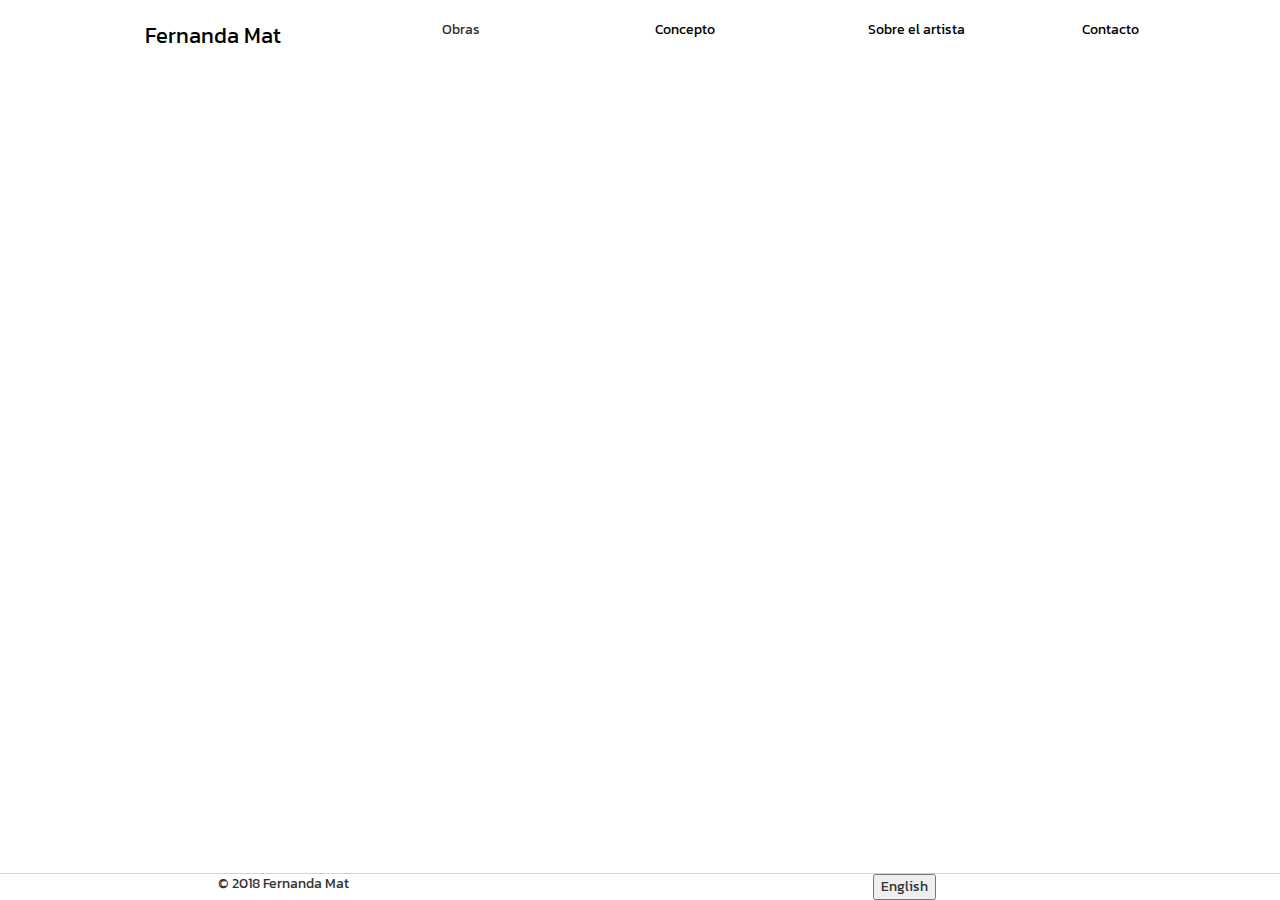
<file: index.html>
<!DOCTYPE html>
<html lang="en">
  <head>
    <meta charset="utf-8">
    <meta http-equiv="X-UA-Compatible" content="IE=edge">
    <meta name="viewport" content="width=device-width, initial-scale=1">
    <!-- The above 3 meta tags *must* come first in the head; any other head content must come *after* these tags -->
    <title>Fernanda Mat</title>
    <link rel="shortcut icon" type="image/png" href="img/favicon.png"/>

    <!-- Bootstrap -->
    <link href="css/bootstrap.min.css" rel="stylesheet">
    <link href="css/main.css" rel="stylesheet">
    <link href="https://fonts.googleapis.com/css?family=Kanit" rel="stylesheet">

    <!-- HTML5 shim and Respond.js for IE8 support of HTML5 elements and media queries -->
    <!-- WARNING: Respond.js doesn't work if you view the page via file:// -->
    <!--[if lt IE 9]>
      <script src="https://oss.maxcdn.com/html5shiv/3.7.3/html5shiv.min.js"></script>
      <script src="https://oss.maxcdn.com/respond/1.4.2/respond.min.js"></script>
    <![endif]-->
  </head>
  <body>
    <div class="row navigation">
      <div class="col-xs-12 col-sm-4" id="nav-name-div">
        <a id="nav-name" href="index.html">Fernanda Mat</a>
      </div>
      <div class="col-xs-3 col-sm-2">
        <p id="works-button" class="lanBlock sp" onclick="toggleWorksMenu()">Obras</p>
        <p id="works-button" class="lanBlock en" onclick="toggleWorksMenu()">Works</p>
        <div id="works-menu">
          <div class="lanBlock sp">
            <a href="oil.html"><img src="img/bullet.png" alt="">Óleo</a>
            <a href="illustration.html"><img src="img/bullet.png" alt="">Ilustración</a>
            <a href="installation.html"><img src="img/bullet.png" alt="">Instalación</a>
          </div>
          <div class="lanBlock en">
            <a href="oil.html"><img src="img/bullet.png" alt="">Oil</a>
            <a href="illustration.html"><img src="img/bullet.png" alt="">Illustration</a>
            <a href="installation.html"><img src="img/bullet.png" alt="">Installation</a>
          </div>
        </div>
      </div>
      <div class="col-xs-3 col-sm-2">
        <a class="lanBlock sp" href="concept.html">Concepto</a>
        <a class="lanBlock en" href="concept.html">Concept</a>
      </div>
      <div class="col-xs-3 col-sm-2">
        <a class="lanBlock sp" href="bio.html">Sobre el artista</a>
        <a class="lanBlock en" href="bio.html">About</a>
      </div>
      <div class="col-xs-3 col-sm-2">
        <a class="lanBlock sp" href="contact.html">Contacto</a>
        <a class="lanBlock en" href="contact.html">Contact</a>
      </div>
    </div>

    <!-- <div class="content index">
      <p>
        Lorem ipsum dolor sit amet, consectetur adipiscing elit. Curabitur scelerisque mi purus. Aliquam eu ultricies ipsum, non tempus purus. Phasellus placerat tincidunt volutpat.
      </p>
      <p>
        Nullam vitae condimentum eros. Cras ante ante, volutpat ac condimentum nec, accumsan dictum felis. Sed porta nisi at ligula sagittis consequat. Proin semper eleifend nunc, a condimentum ex. Nam efficitur tellus porta ipsum convallis, ac gravida tellus vehicula. Etiam vulputate odio et nibh interdum eleifend. Sed at sagittis nunc. Cras non neque libero.
      </p>
      <p>
         In ligula libero, auctor sit amet tortor et, dignissim tristique ex. Maecenas molestie elementum feugiat. Maecenas posuere sollicitudin sollicitudin.
      </p>
    </div> -->
    <div class="footer">
      <div class="row">
        <div class="col-xs-6 col-xs-offset-2">
          © 2018 Fernanda Mat
        </div>
        <div class="col-xs-4">
          <button id="enButton" type="button" onclick="changeLan('en')" name="button">English</button>
          <button id="spButton" type="button" onclick="changeLan('sp')" name="button">Español</button>
        </div>
      </div>
    </div>

    <!-- jQuery (necessary for Bootstrap's JavaScript plugins) -->
    <script src="https://ajax.googleapis.com/ajax/libs/jquery/1.12.4/jquery.min.js"></script>
    <!-- Include all compiled plugins (below), or include individual files as needed -->
    <script src="js/bootstrap.min.js"></script>
    <script src="js/scripts.js"></script>
  </body>
</html>
</file>
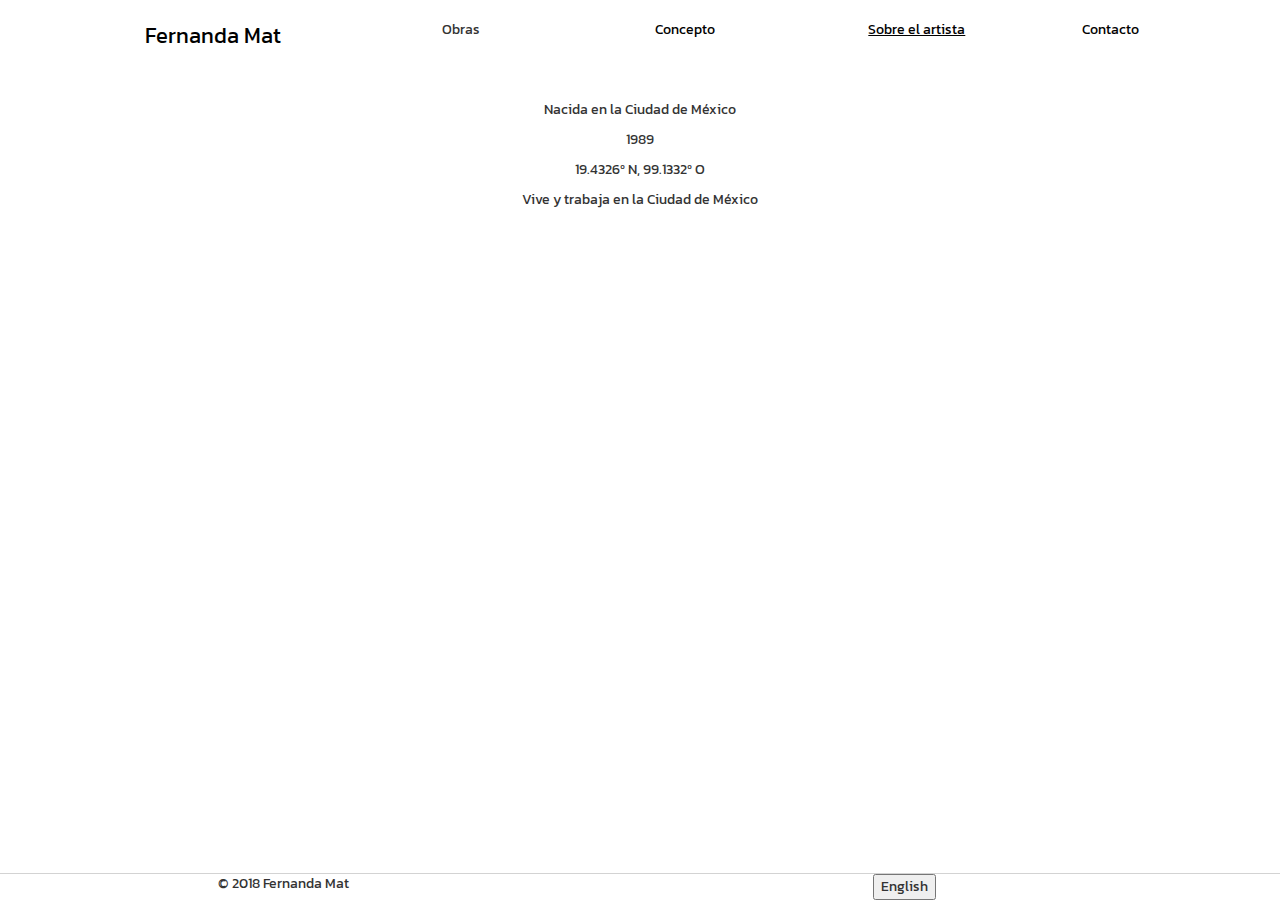
<file: bio.html>
<!DOCTYPE html>
<html lang="en">
  <head>
    <meta charset="utf-8">
    <meta http-equiv="X-UA-Compatible" content="IE=edge">
    <meta name="viewport" content="width=device-width, initial-scale=1">
    <!-- The above 3 meta tags *must* come first in the head; any other head content must come *after* these tags -->
    <title>Fernanda Mat</title>
    <link rel="shortcut icon" type="image/png" href="img/favicon.png"/>

    <!-- Bootstrap -->
    <link href="css/bootstrap.min.css" rel="stylesheet">
    <link href="css/main.css" rel="stylesheet">
    <link href="https://fonts.googleapis.com/css?family=Kanit" rel="stylesheet">

    <!-- HTML5 shim and Respond.js for IE8 support of HTML5 elements and media queries -->
    <!-- WARNING: Respond.js doesn't work if you view the page via file:// -->
    <!--[if lt IE 9]>
      <script src="https://oss.maxcdn.com/html5shiv/3.7.3/html5shiv.min.js"></script>
      <script src="https://oss.maxcdn.com/respond/1.4.2/respond.min.js"></script>
    <![endif]-->
  </head>
  <body>
    <div class="row navigation">
      <div class="col-xs-12 col-sm-4" id="nav-name-div">
        <a id="nav-name" href="index.html">Fernanda Mat</a>
      </div>
      <div class="col-xs-3 col-sm-2">
        <p id="works-button" class="lanBlock sp" onclick="toggleWorksMenu()">Obras</p>
        <p id="works-button" class="lanBlock en" onclick="toggleWorksMenu()">Works</p>
        <div id="works-menu">
          <div class="lanBlock sp">
            <a href="oil.html"><img src="img/bullet.png" alt="">Óleo</a>
            <a href="illustration.html"><img src="img/bullet.png" alt="">Ilustración</a>
            <a href="installation.html"><img src="img/bullet.png" alt="">Instalación</a>
          </div>
          <div class="lanBlock en">
            <a href="oil.html"><img src="img/bullet.png" alt="">Oil</a>
            <a href="illustration.html"><img src="img/bullet.png" alt="">Illustration</a>
            <a href="installation.html"><img src="img/bullet.png" alt="">Installation</a>
          </div>
        </div>
      </div>
      <div class="col-xs-3 col-sm-2">
        <a class="lanBlock sp" href="concept.html">Concepto</a>
        <a class="lanBlock en" href="concept.html">Concept</a>
      </div>
      <div class="col-xs-3 col-sm-2">
        <a class="lanBlock sp active" href="bio.html">Sobre el artista</a>
        <a class="lanBlock en active" href="bio.html">About</a>
      </div>
      <div class="col-xs-3 col-sm-2">
        <a class="lanBlock sp" href="contact.html">Contacto</a>
        <a class="lanBlock en" href="contact.html">Contact</a>
      </div>
    </div>

    <div class="content bio">
      <div class="row">
        <div class="col-xs-12">
          <div class="lanBlock sp">
            <p>Nacida en la Ciudad de México</p>
            <p>1989</p>
            <p>19.4326º N, 99.1332º O</p>
            <p>Vive y trabaja en la Ciudad de México</p>
          </div>
          <div class="lanBlock en">
            <p>Born in Mexico City</p>
            <p>1989</p>
            <p>19.4326º N, 99.1332º O</p>
            <p>Lives and works in Mexico City</p>
          </div>
        </div>
      </div>
    </div>
    <div class="footer">
      <div class="row">
        <div class="col-xs-6 col-xs-offset-2">
          © 2018 Fernanda Mat
        </div>
        <div class="col-xs-4">
          <button id="enButton" type="button" onclick="changeLan('en')" name="button">English</button>
          <button id="spButton" type="button" onclick="changeLan('sp')" name="button">Español</button>
        </div>
      </div>
    </div>

    <!-- jQuery (necessary for Bootstrap's JavaScript plugins) -->
    <script src="https://ajax.googleapis.com/ajax/libs/jquery/1.12.4/jquery.min.js"></script>
    <!-- Include all compiled plugins (below), or include individual files as needed -->
    <script src="js/bootstrap.min.js"></script>
    <script src="js/scripts.js"></script>
  </body>
</html>
</file>
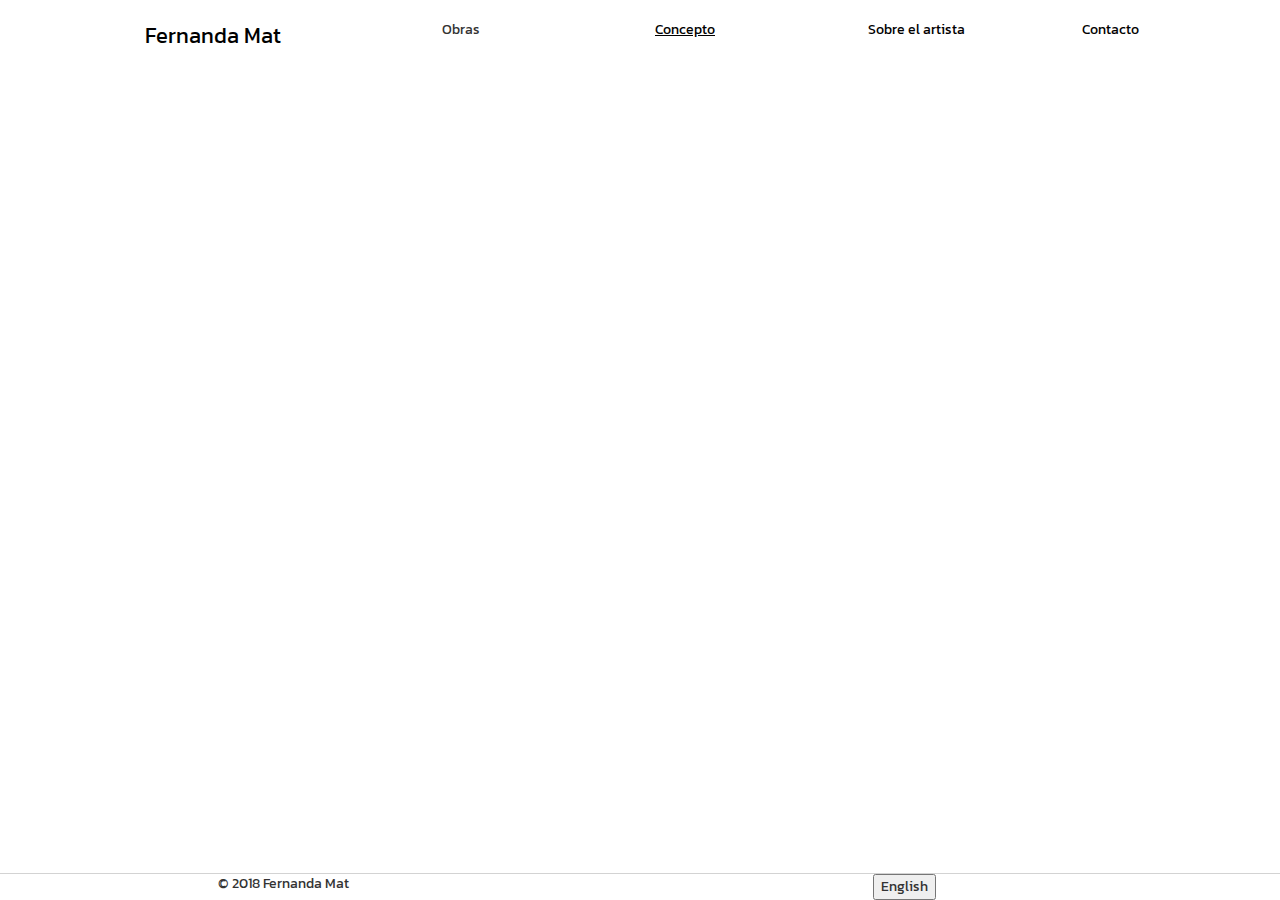
<file: concept.html>
<!DOCTYPE html>
<html lang="en">
  <head>
    <meta charset="utf-8">
    <meta http-equiv="X-UA-Compatible" content="IE=edge">
    <meta name="viewport" content="width=device-width, initial-scale=1">
    <!-- The above 3 meta tags *must* come first in the head; any other head content must come *after* these tags -->
    <title>Fernanda Mat</title>
    <link rel="shortcut icon" type="image/png" href="img/favicon.png"/>

    <!-- Bootstrap -->
    <link href="css/bootstrap.min.css" rel="stylesheet">
    <link href="css/main.css" rel="stylesheet">
    <link href="https://fonts.googleapis.com/css?family=Kanit" rel="stylesheet">

    <!-- HTML5 shim and Respond.js for IE8 support of HTML5 elements and media queries -->
    <!-- WARNING: Respond.js doesn't work if you view the page via file:// -->
    <!--[if lt IE 9]>
      <script src="https://oss.maxcdn.com/html5shiv/3.7.3/html5shiv.min.js"></script>
      <script src="https://oss.maxcdn.com/respond/1.4.2/respond.min.js"></script>
    <![endif]-->
  </head>
  <body>
    <div class="row navigation">
      <div class="col-xs-12 col-sm-4" id="nav-name-div">
        <a id="nav-name" href="index.html">Fernanda Mat</a>
      </div>
      <div class="col-xs-3 col-sm-2">
        <p id="works-button" class="lanBlock sp" onclick="toggleWorksMenu()">Obras</p>
        <p id="works-button" class="lanBlock en" onclick="toggleWorksMenu()">Works</p>
        <div id="works-menu">
          <div class="lanBlock sp">
            <a href="oil.html"><img src="img/bullet.png" alt="">Óleo</a>
            <a href="illustration.html"><img src="img/bullet.png" alt="">Ilustración</a>
            <a href="installation.html"><img src="img/bullet.png" alt="">Instalación</a>
          </div>
          <div class="lanBlock en">
            <a href="oil.html"><img src="img/bullet.png" alt="">Oil</a>
            <a href="illustration.html"><img src="img/bullet.png" alt="">Illustration</a>
            <a href="installation.html"><img src="img/bullet.png" alt="">Installation</a>
          </div>
        </div>
      </div>
      <div class="col-xs-3 col-sm-2">
        <a class="lanBlock sp active" href="concept.html">Concepto</a>
        <a class="lanBlock en active" href="concept.html">Concept</a>
      </div>
      <div class="col-xs-3 col-sm-2">
        <a class="lanBlock sp" href="bio.html">Sobre el artista</a>
        <a class="lanBlock en" href="bio.html">About</a>
      </div>
      <div class="col-xs-3 col-sm-2">
        <a class="lanBlock sp" href="contact.html">Contacto</a>
        <a class="lanBlock en" href="contact.html">Contact</a>
      </div>
    </div>

    <!-- <div class="content concept">
      <div class="row">
        <div class="col-xs-12">
          <p>Lorem ipsum dolor sit amet, consectetur adipiscing elit. Praesent nibh nulla, semper placerat tellus vel, ultrices egestas diam. Class aptent taciti sociosqu ad litora torquent per conubia nostra, per inceptos himenaeos. Cras dapibus in metus vitae varius. Maecenas cursus lectus leo, ac viverra libero dictum euismod. Phasellus nec lorem nisi. Integer hendrerit erat mauris, bibendum bibendum dolor pharetra eget.</p>
          <p> Vivamus maximus maximus tortor ac pellentesque. Sed dictum enim turpis, eget feugiat sem tempor non. Nullam ornare ut lorem quis tempus. Praesent vestibulum nec orci sit amet efficitur. Morbi eleifend, diam ut placerat pretium, elit dui dictum augue, vitae tincidunt diam nisl et mi. Fusce lobortis pellentesque feugiat. Maecenas lacinia dui et quam cursus efficitur.</p>
          <p>Phasellus nec lorem nisi. Integer hendrerit erat mauris, bibendum bibendum dolor pharetra eget.</p>
        </div>
      </div>
    </div> -->
    <div class="footer">
      <div class="row">
        <div class="col-xs-6 col-xs-offset-2">
          © 2018 Fernanda Mat
        </div>
        <div class="col-xs-4">
          <button id="enButton" type="button" onclick="changeLan('en')" name="button">English</button>
          <button id="spButton" type="button" onclick="changeLan('sp')" name="button">Español</button>
        </div>
      </div>
    </div>

    <!-- jQuery (necessary for Bootstrap's JavaScript plugins) -->
    <script src="https://ajax.googleapis.com/ajax/libs/jquery/1.12.4/jquery.min.js"></script>
    <!-- Include all compiled plugins (below), or include individual files as needed -->
    <script src="js/bootstrap.min.js"></script>
    <script src="js/scripts.js"></script>
  </body>
</html>
</file>
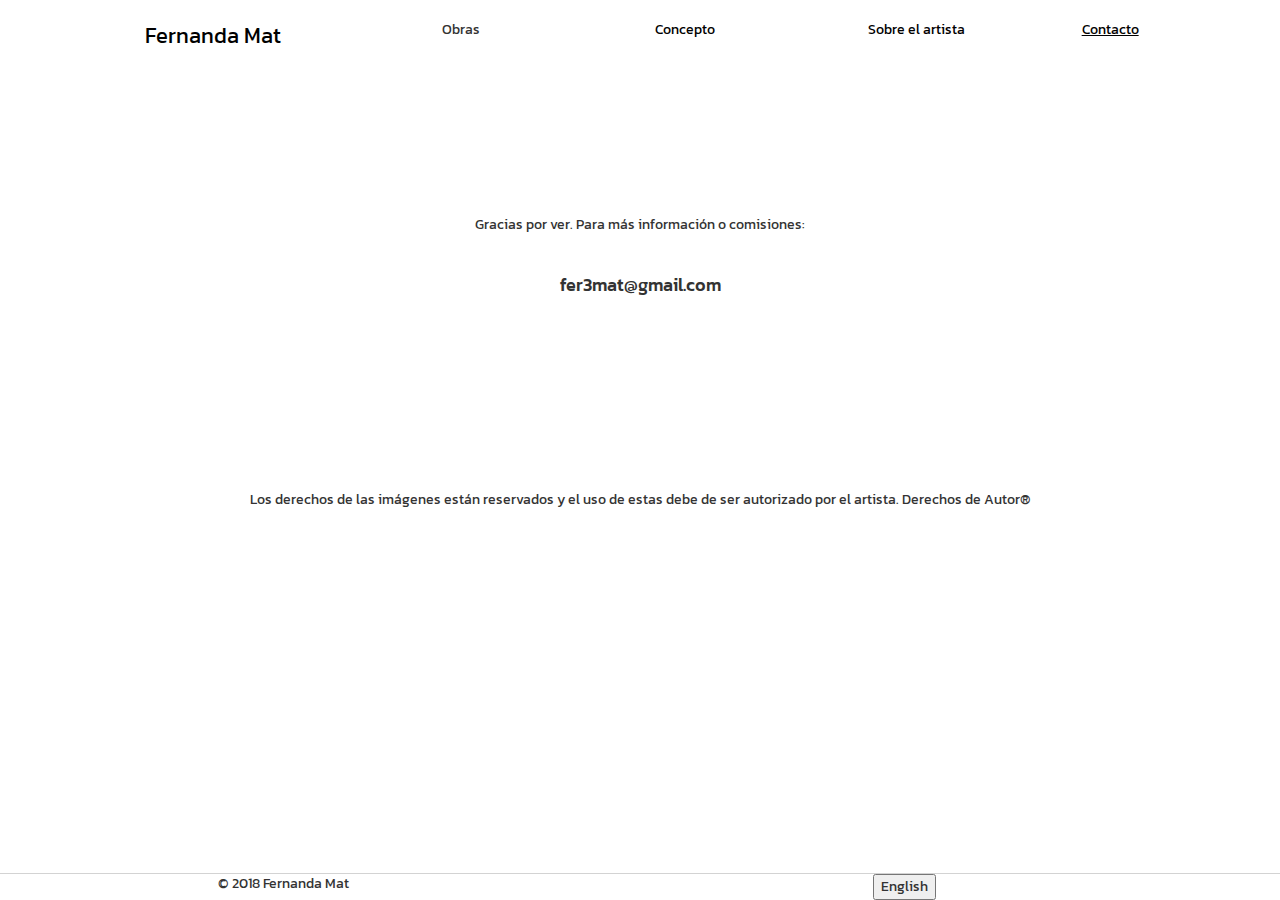
<file: contact.html>
<!DOCTYPE html>
<html lang="en">
  <head>
    <meta charset="utf-8">
    <meta http-equiv="X-UA-Compatible" content="IE=edge">
    <meta name="viewport" content="width=device-width, initial-scale=1">
    <!-- The above 3 meta tags *must* come first in the head; any other head content must come *after* these tags -->
    <title>Fernanda Mat</title>
    <link rel="shortcut icon" type="image/png" href="img/favicon.png"/>

    <!-- Bootstrap -->
    <link href="css/bootstrap.min.css" rel="stylesheet">
    <link href="css/main.css" rel="stylesheet">
    <link href="https://fonts.googleapis.com/css?family=Kanit" rel="stylesheet">

    <!-- HTML5 shim and Respond.js for IE8 support of HTML5 elements and media queries -->
    <!-- WARNING: Respond.js doesn't work if you view the page via file:// -->
    <!--[if lt IE 9]>
      <script src="https://oss.maxcdn.com/html5shiv/3.7.3/html5shiv.min.js"></script>
      <script src="https://oss.maxcdn.com/respond/1.4.2/respond.min.js"></script>
    <![endif]-->
  </head>
  <body>
    <div class="row navigation">
      <div class="col-xs-12 col-sm-4" id="nav-name-div">
        <a id="nav-name" href="index.html">Fernanda Mat</a>
      </div>
      <div class="col-xs-3 col-sm-2">
        <p id="works-button" class="lanBlock sp" onclick="toggleWorksMenu()">Obras</p>
        <p id="works-button" class="lanBlock en" onclick="toggleWorksMenu()">Works</p>
        <div id="works-menu">
          <div class="lanBlock sp">
            <a href="oil.html"><img src="img/bullet.png" alt="">Óleo</a>
            <a href="illustration.html"><img src="img/bullet.png" alt="">Ilustración</a>
            <a href="installation.html"><img src="img/bullet.png" alt="">Instalación</a>
          </div>
          <div class="lanBlock en">
            <a href="oil.html"><img src="img/bullet.png" alt="">Oil</a>
            <a href="illustration.html"><img src="img/bullet.png" alt="">Illustration</a>
            <a href="installation.html"><img src="img/bullet.png" alt="">Installation</a>
          </div>
        </div>
      </div>
      <div class="col-xs-3 col-sm-2">
        <a class="lanBlock sp" href="concept.html">Concepto</a>
        <a class="lanBlock en" href="concept.html">Concept</a>
      </div>
      <div class="col-xs-3 col-sm-2">
        <a class="lanBlock sp" href="bio.html">Sobre el artista</a>
        <a class="lanBlock en" href="bio.html">About</a>
      </div>
      <div class="col-xs-3 col-sm-2">
        <a class="lanBlock sp active" href="contact.html">Contacto</a>
        <a class="lanBlock en active" href="contact.html">Contact</a>
      </div>
    </div>

    <div class="content contact">
      <div class="row">
        <div class="col-xs-12">
          <div class="lanBlock sp">
            <p>Gracias por ver. Para más información o comisiones:</p>
          </div>
          <div class="lanBlock en">
            <p>Thank you for watching. For more info or inquiries:</p>
          </div>
          <h4>fer3mat@gmail.com</h4>
        </div>
        <div class="col-xs-12 copyright-p">
          <div class="lanBlock sp">
            <p>Los derechos de las imágenes están reservados y el uso de estas debe de ser autorizado por el artista. Derechos de Autor®</p>
          </div>
          <div class="lanBlock en">
            <p>All rights reserved and Copyright©. The use of any image must be authorized by the artist.®</p>
          </div>
        </div>
      </div>
    </div>
    <div class="footer">
      <div class="row">
        <div class="col-xs-6 col-xs-offset-2">
          © 2018 Fernanda Mat
        </div>
        <div class="col-xs-4">
          <button id="enButton" type="button" onclick="changeLan('en')" name="button">English</button>
          <button id="spButton" type="button" onclick="changeLan('sp')" name="button">Español</button>
        </div>
      </div>
    </div>

    <!-- jQuery (necessary for Bootstrap's JavaScript plugins) -->
    <script src="https://ajax.googleapis.com/ajax/libs/jquery/1.12.4/jquery.min.js"></script>
    <!-- Include all compiled plugins (below), or include individual files as needed -->
    <script src="js/bootstrap.min.js"></script>
    <script src="js/scripts.js"></script>
  </body>
</html>
</file>
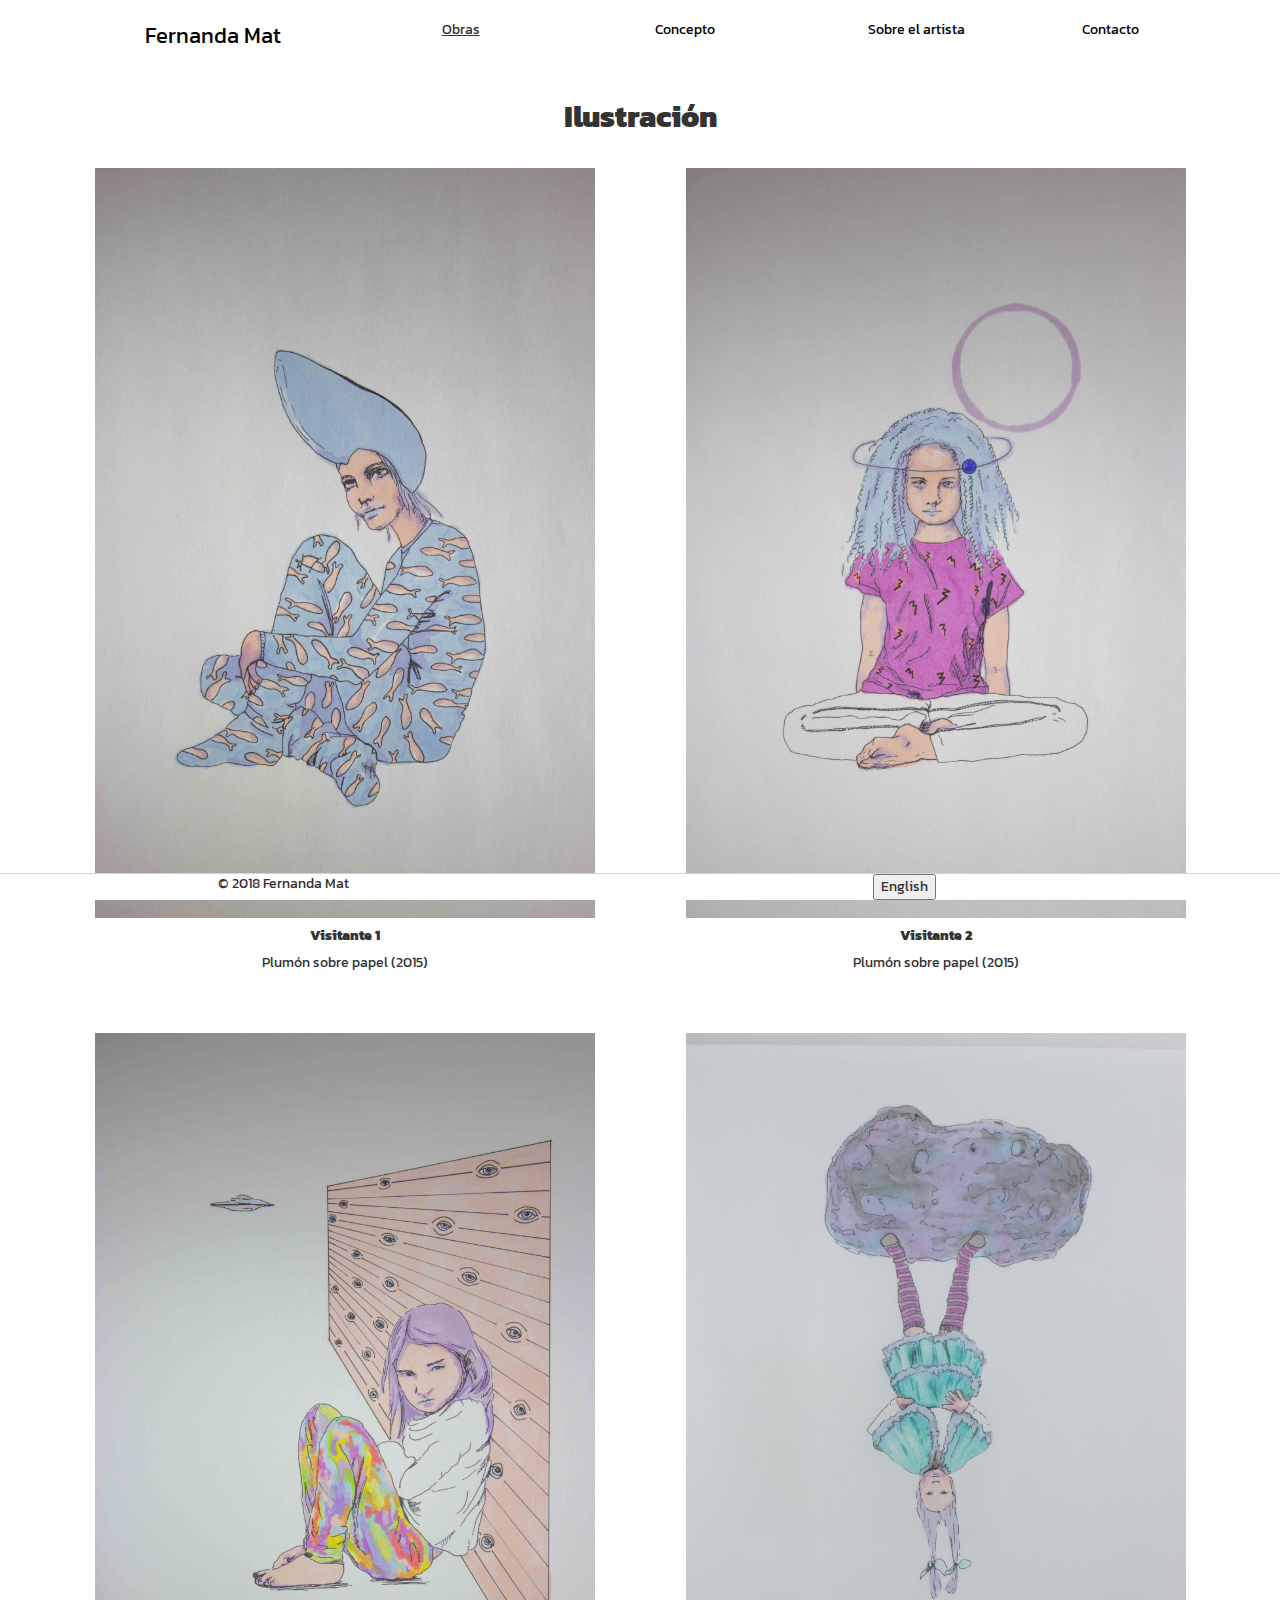
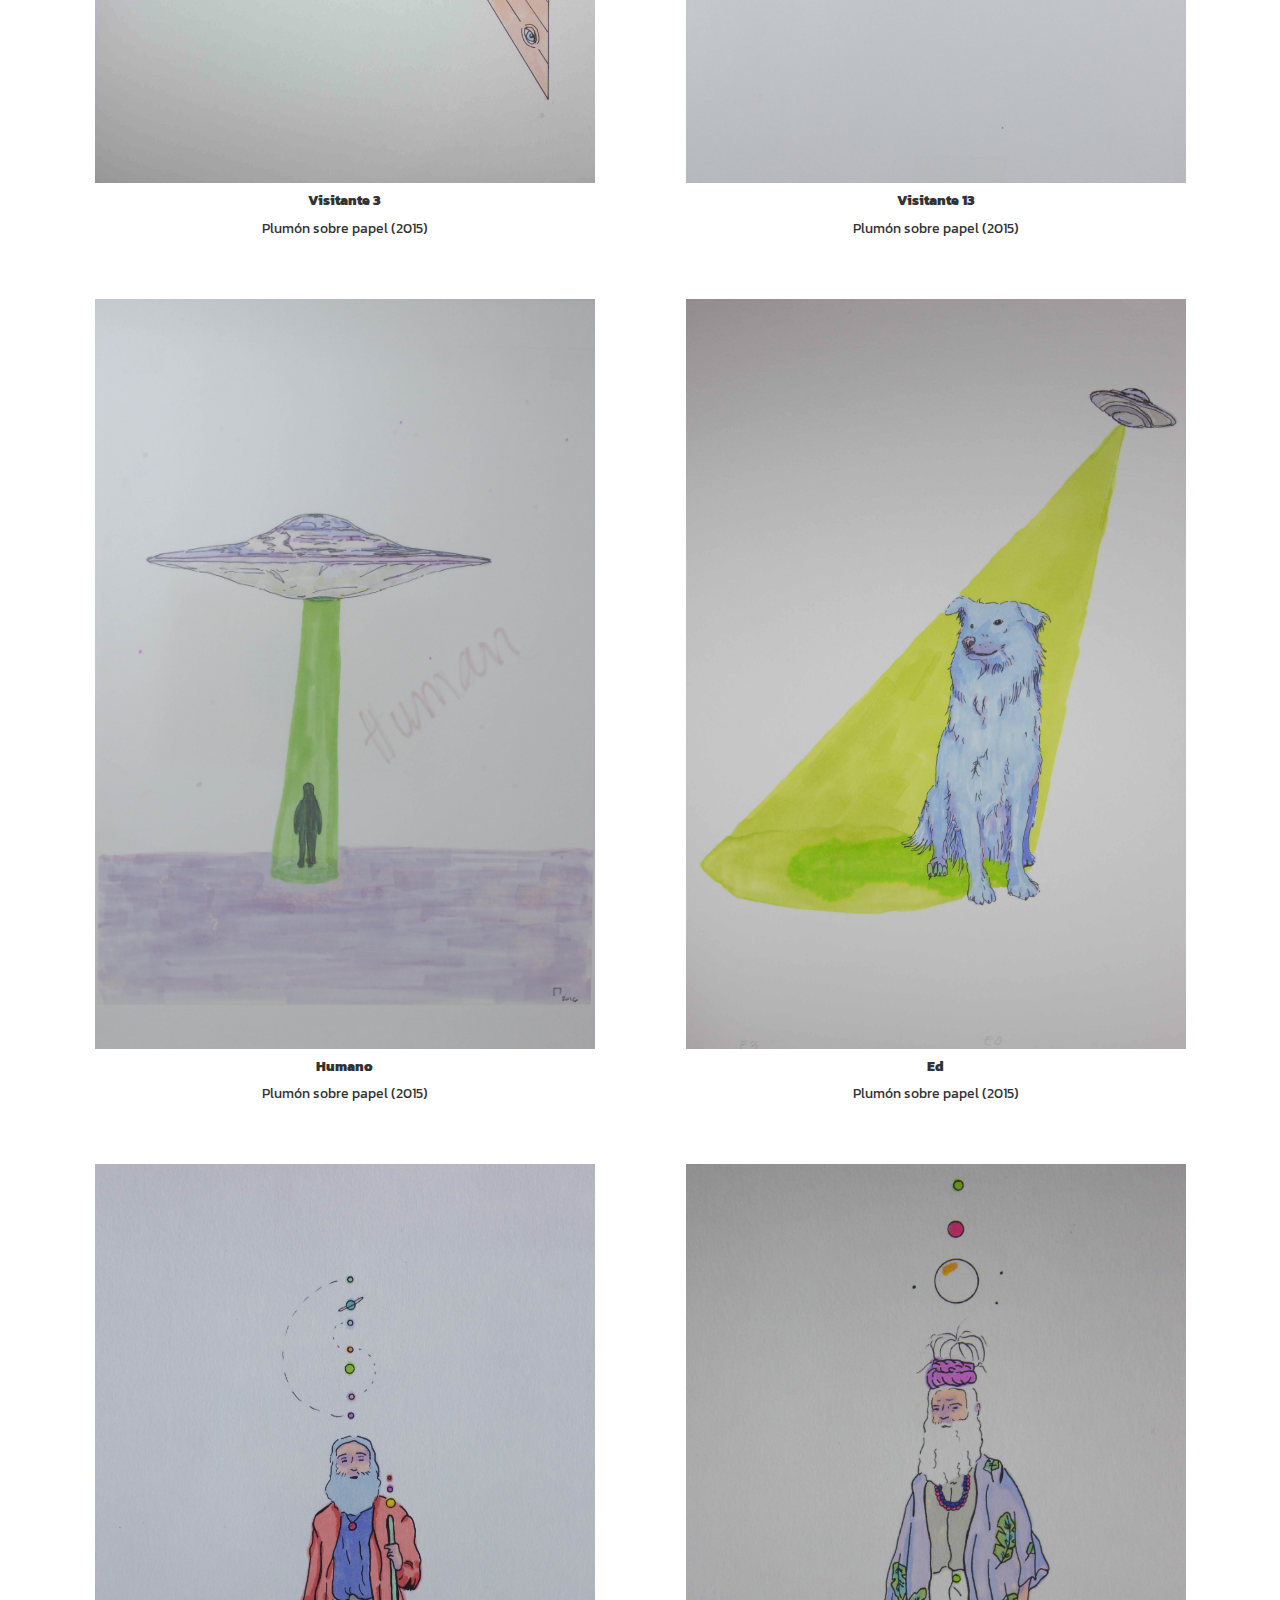
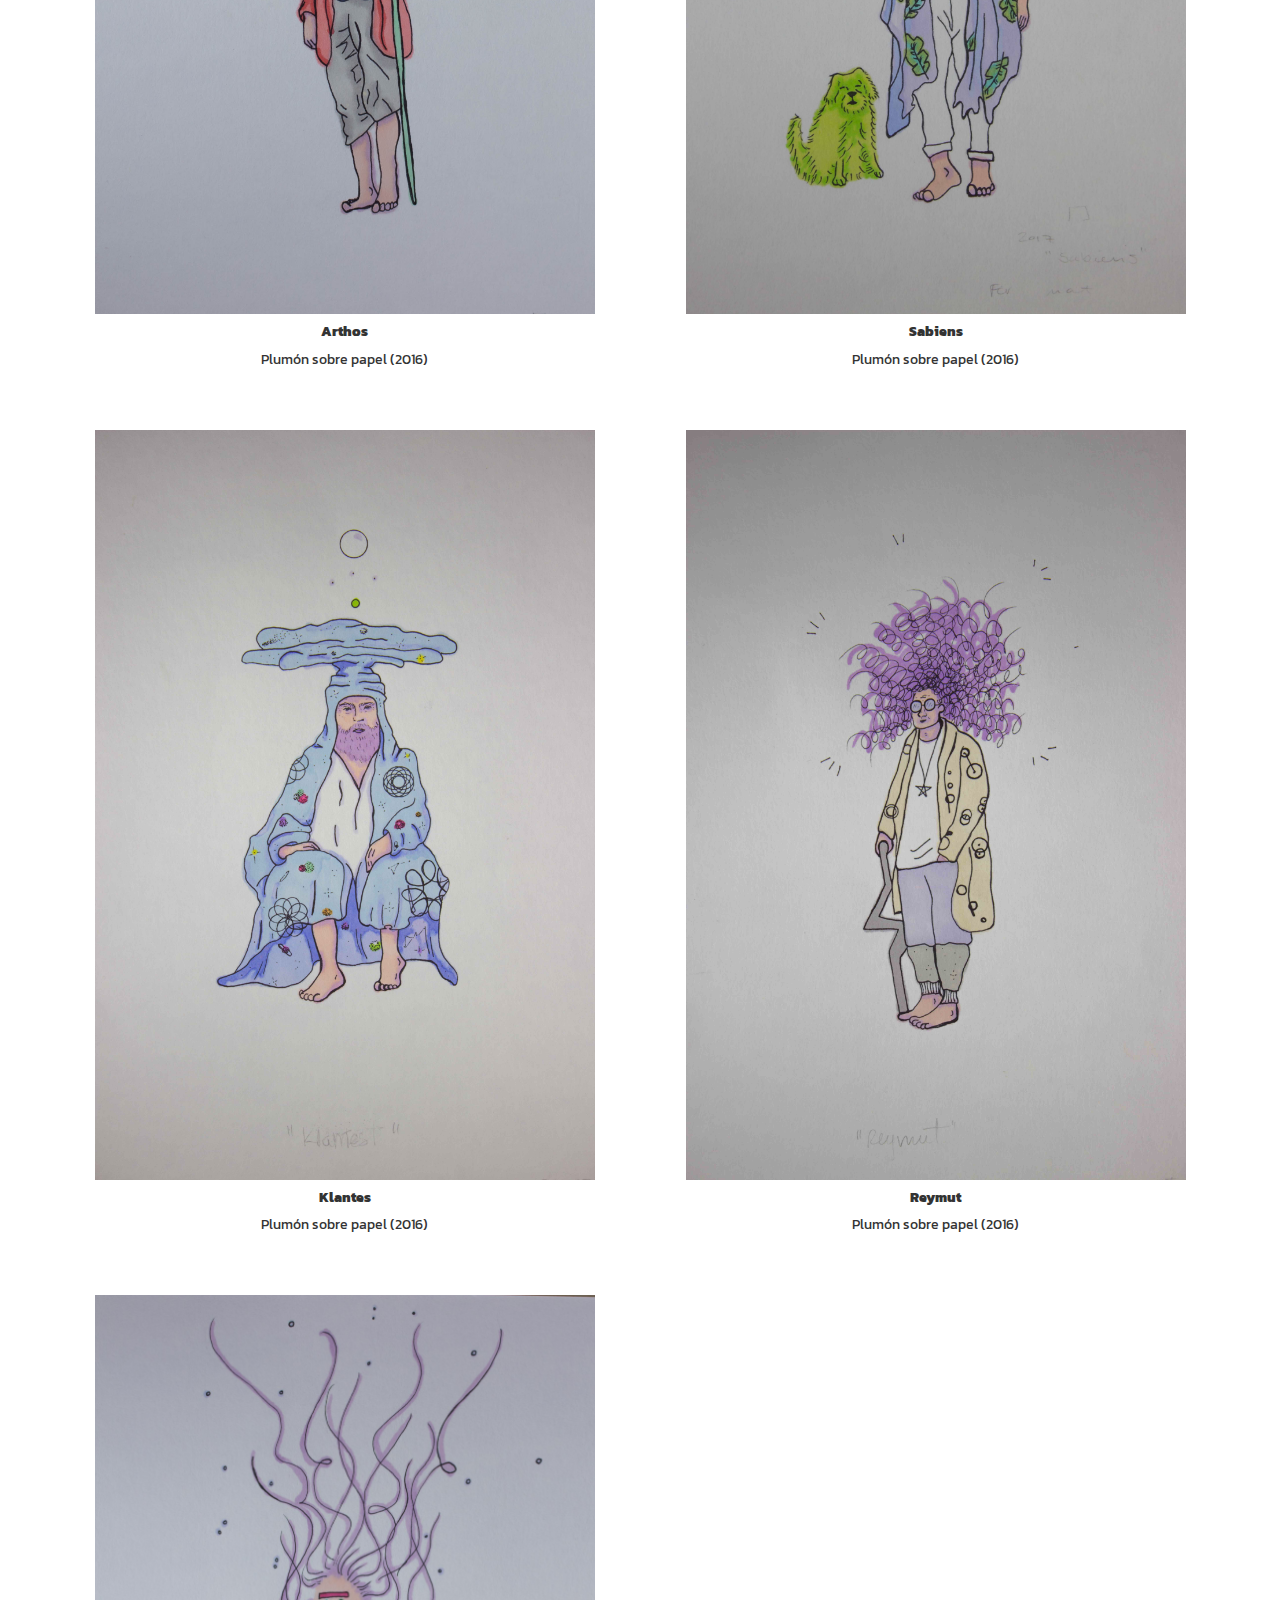
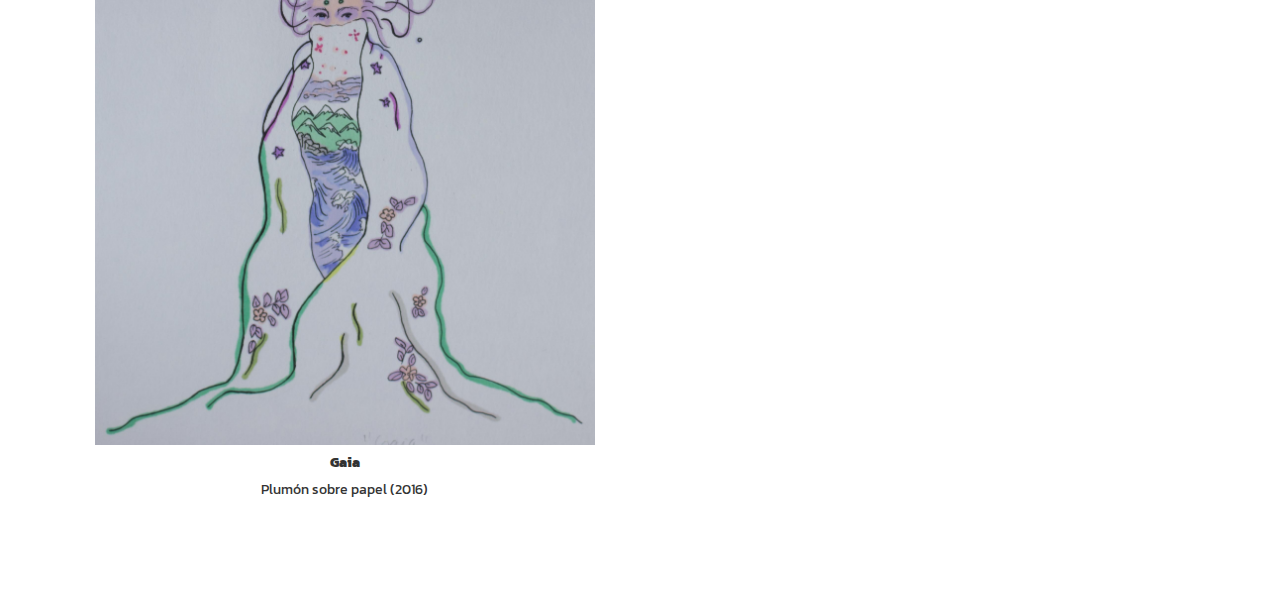
<file: illustration.html>
<!DOCTYPE html>
<html lang="en">
  <head>
    <meta charset="utf-8">
    <meta http-equiv="X-UA-Compatible" content="IE=edge">
    <meta name="viewport" content="width=device-width, initial-scale=1">
    <!-- The above 3 meta tags *must* come first in the head; any other head content must come *after* these tags -->
    <title>Fernanda Mat</title>
    <link rel="shortcut icon" type="image/png" href="img/favicon.png"/>

    <!-- Bootstrap -->
    <link href="css/bootstrap.min.css" rel="stylesheet">
    <link href="css/main.css" rel="stylesheet">
    <link href="https://fonts.googleapis.com/css?family=Kanit" rel="stylesheet">

    <!-- HTML5 shim and Respond.js for IE8 support of HTML5 elements and media queries -->
    <!-- WARNING: Respond.js doesn't work if you view the page via file:// -->
    <!--[if lt IE 9]>
      <script src="https://oss.maxcdn.com/html5shiv/3.7.3/html5shiv.min.js"></script>
      <script src="https://oss.maxcdn.com/respond/1.4.2/respond.min.js"></script>
    <![endif]-->
  </head>
  <body>
    <div class="row navigation">
      <div class="col-xs-12 col-sm-4" id="nav-name-div">
        <a id="nav-name" href="index.html">Fernanda Mat</a>
      </div>
      <div class="col-xs-3 col-sm-2">
        <p id="works-button" class="active lanBlock sp" onclick="toggleWorksMenu()">Obras</p>
        <p id="works-button" class="active lanBlock en" onclick="toggleWorksMenu()">Works</p>
        <div id="works-menu">
          <div class="lanBlock sp">
            <a href="oil.html"><img src="img/bullet.png" alt="">Óleo</a>
            <a href="illustration.html"><img src="img/bullet.png" alt="">Ilustración</a>
            <a href="installation.html"><img src="img/bullet.png" alt="">Instalación</a>
          </div>
          <div class="lanBlock en">
            <a href="oil.html"><img src="img/bullet.png" alt="">Oil</a>
            <a href="illustration.html"><img src="img/bullet.png" alt="">Illustration</a>
            <a href="installation.html"><img src="img/bullet.png" alt="">Installation</a>
          </div>
        </div>
      </div>
      <div class="col-xs-3 col-sm-2">
        <a class="lanBlock sp" href="concept.html">Concepto</a>
        <a class="lanBlock en" href="concept.html">Concept</a>
      </div>
      <div class="col-xs-3 col-sm-2">
        <a class="lanBlock sp" href="bio.html">Sobre el artista</a>
        <a class="lanBlock en" href="bio.html">About</a>
      </div>
      <div class="col-xs-3 col-sm-2">
        <a class="lanBlock sp" href="contact.html">Contacto</a>
        <a class="lanBlock en" href="contact.html">Contact</a>
      </div>
    </div>

    <div class="content works">
      <div id="illustration">
        <div class="lanBlock sp">
          <h2>Ilustración</h2>
        </div>
        <div class="lanBlock en">
          <h2>Illustration</h2>
        </div>
        <div class="row">
          <div class="piece col-xs-12 col-sm-6">
            <img src="img/VISITOR1.3.jpg" alt="">
            <div class="lanBlock sp">
              <h5>Visitante 1</h5>
              <p>
                Plumón sobre papel (2015)
              </p>
            </div>
            <div class="lanBlock en">
              <h5>Visitor 1</h5>
              <p>
                Marker on paper (2015)
              </p>
            </div>
          </div>
          <div class="piece col-xs-12 col-sm-6">
            <img src="img/VISITOR2.2.jpg" alt="">
            <div class="lanBlock sp">
              <h5>Visitante 2</h5>
              <p>
                Plumón sobre papel (2015)
              </p>
            </div>
            <div class="lanBlock en">
              <h5>Visitor 2</h5>
              <p>
                Marker on paper (2015)
              </p>
            </div>
          </div>
        </div>
        <div class="row">
          <div class="piece col-xs-12 col-sm-6">
            <img src="img/VISITOR3.2.jpg" alt="">
            <div class="lanBlock sp">
              <h5>Visitante 3</h5>
              <p>
                Plumón sobre papel (2015)
              </p>
            </div>
            <div class="lanBlock en">
              <h5>Visitor 3</h5>
              <p>
                Marker on paper (2015)
              </p>
            </div>
          </div>
          <div class="piece col-xs-12 col-sm-6">
            <img src="img/VISITOR13.4.jpg" alt="">
            <div class="lanBlock sp">
              <h5>Visitante 13</h5>
              <p>
                Plumón sobre papel (2015)
              </p>
            </div>
            <div class="lanBlock en">
              <h5>Visitor 13</h5>
              <p>
                Marker on paper (2015)
              </p>
            </div>
          </div>
        </div>
        <div class="row">
          <div class="piece col-xs-12 col-sm-6">
            <img src="img/HUMAN3.jpg" alt="">
            <div class="lanBlock sp">
              <h5>Humano</h5>
              <p>
                Plumón sobre papel (2015)
              </p>
            </div>
            <div class="lanBlock en">
              <h5>Human</h5>
              <p>
                Marker on paper (2015)
              </p>
            </div>
          </div>
          <div class="piece col-xs-12 col-sm-6">
            <img src="img/ED4.jpg" alt="">
            <div class="lanBlock sp">
              <h5>Ed</h5>
              <p>
                Plumón sobre papel (2015)
              </p>
            </div>
            <div class="lanBlock en">
              <h5>Ed</h5>
              <p>
                Marker on paper (2015)
              </p>
            </div>
          </div>
        </div>
        <div class="row">
          <div class="piece col-xs-12 col-sm-6">
            <img src="img/5D.ARTHOS1.jpg" alt="">
            <div class="lanBlock sp">
              <h5>Arthos</h5>
              <p>
                Plumón sobre papel (2016)
              </p>
            </div>
            <div class="lanBlock en">
              <h5>Arthos</h5>
              <p>
                Marker on paper (2016)
              </p>
            </div>
          </div>
          <div class="piece col-xs-12 col-sm-6">
            <img src="img/5D.SABIENS4.jpg" alt="">
            <div class="lanBlock sp">
              <h5>Sabiens</h5>
              <p>
                Plumón sobre papel (2016)
              </p>
            </div>
            <div class="lanBlock en">
              <h5>Sabiens</h5>
              <p>
                Marker on paper (2016)
              </p>
            </div>
          </div>
        </div>
        <div class="row">
          <div class="piece col-xs-12 col-sm-6">
            <img src="img/5D.KLANTES3.jpg" alt="">
            <div class="lanBlock sp">
              <h5>Klantes</h5>
              <p>
                Plumón sobre papel (2016)
              </p>
            </div>
            <div class="lanBlock en">
              <h5>Klantes</h5>
              <p>
                Marker on paper (2016)
              </p>
            </div>
          </div>
          <div class="piece col-xs-12 col-sm-6">
            <img src="img/5D.REYMUT3.jpg" alt="">
            <div class="lanBlock sp">
              <h5>Reymut</h5>
              <p>
                Plumón sobre papel (2016)
              </p>
            </div>
            <div class="lanBlock en">
              <h5>Reymut</h5>
              <p>
                Marker on paper (2016)
              </p>
            </div>
          </div>
        </div>
        <div class="row">
          <div class="piece col-xs-12 col-sm-6">
            <img src="img/5D.GAIA1.jpg" alt="">
            <div class="lanBlock sp">
              <h5>Gaia</h5>
              <p>
                Plumón sobre papel (2016)
              </p>
            </div>
            <div class="lanBlock en">
              <h5>Gaia</h5>
              <p>
                Marker on paper (2016)
              </p>
            </div>
          </div>
        </div>
      </div>
    </div>
    <div class="footer">
      <div class="row">
        <div class="col-xs-6 col-xs-offset-2">
          © 2018 Fernanda Mat
        </div>
        <div class="col-xs-4">
          <button id="enButton" type="button" onclick="changeLan('en')" name="button">English</button>
          <button id="spButton" type="button" onclick="changeLan('sp')" name="button">Español</button>
        </div>
      </div>
    </div>

    <!-- jQuery (necessary for Bootstrap's JavaScript plugins) -->
    <script src="https://ajax.googleapis.com/ajax/libs/jquery/1.12.4/jquery.min.js"></script>
    <!-- Include all compiled plugins (below), or include individual files as needed -->
    <script src="js/bootstrap.min.js"></script>
    <script src="js/scripts.js"></script>
  </body>
</html>
</file>
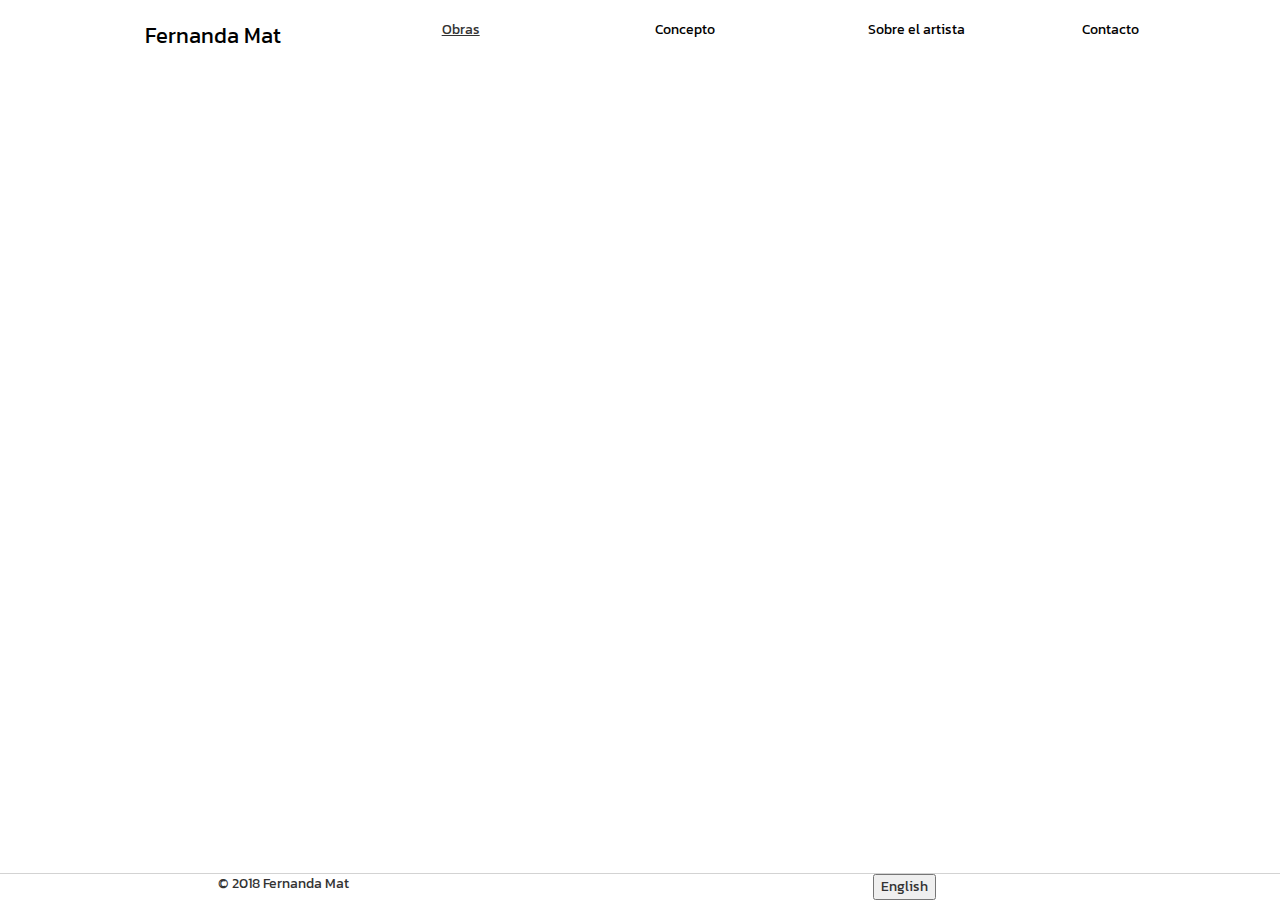
<file: installation.html>
<!DOCTYPE html>
<html lang="en">
  <head>
    <meta charset="utf-8">
    <meta http-equiv="X-UA-Compatible" content="IE=edge">
    <meta name="viewport" content="width=device-width, initial-scale=1">
    <!-- The above 3 meta tags *must* come first in the head; any other head content must come *after* these tags -->
    <title>Fernanda Mat</title>
    <link rel="shortcut icon" type="image/png" href="img/favicon.png"/>

    <!-- Bootstrap -->
    <link href="css/bootstrap.min.css" rel="stylesheet">
    <link href="css/main.css" rel="stylesheet">
    <link href="https://fonts.googleapis.com/css?family=Kanit" rel="stylesheet">

    <!-- HTML5 shim and Respond.js for IE8 support of HTML5 elements and media queries -->
    <!-- WARNING: Respond.js doesn't work if you view the page via file:// -->
    <!--[if lt IE 9]>
      <script src="https://oss.maxcdn.com/html5shiv/3.7.3/html5shiv.min.js"></script>
      <script src="https://oss.maxcdn.com/respond/1.4.2/respond.min.js"></script>
    <![endif]-->
  </head>
  <body>
    <div class="row navigation">
      <div class="col-xs-12 col-sm-4" id="nav-name-div">
        <a id="nav-name" href="index.html">Fernanda Mat</a>
      </div>
      <div class="col-xs-3 col-sm-2">
        <p id="works-button" class="lanBlock sp active" onclick="toggleWorksMenu()">Obras</p>
        <p id="works-button" class="lanBlock en active" onclick="toggleWorksMenu()">Works</p>
        <div id="works-menu">
          <div class="lanBlock sp">
            <a href="oil.html"><img src="img/bullet.png" alt="">Óleo</a>
            <a href="illustration.html"><img src="img/bullet.png" alt="">Ilustración</a>
            <a href="installation.html"><img src="img/bullet.png" alt="">Instalación</a>
          </div>
          <div class="lanBlock en">
            <a href="oil.html"><img src="img/bullet.png" alt="">Oil</a>
            <a href="illustration.html"><img src="img/bullet.png" alt="">Illustration</a>
            <a href="installation.html"><img src="img/bullet.png" alt="">Installation</a>
          </div>
        </div>
      </div>
      <div class="col-xs-3 col-sm-2">
        <a class="lanBlock sp" href="concept.html">Concepto</a>
        <a class="lanBlock en" href="concept.html">Concept</a>
      </div>
      <div class="col-xs-3 col-sm-2">
        <a class="lanBlock sp" href="bio.html">Sobre el artista</a>
        <a class="lanBlock en" href="bio.html">About</a>
      </div>
      <div class="col-xs-3 col-sm-2">
        <a class="lanBlock sp" href="contact.html">Contacto</a>
        <a class="lanBlock en" href="contact.html">Contact</a>
      </div>
    </div>

    <!-- <div class="content works">
      <div id="installation">
        <h2>Installation</h2>
        <div class="row">
          <div class="piece col-xs-12 col-sm-6">
            <img src="img/VISITOR1.3.jpg" alt="">
            <h5>Installation 1</h5>
            <p>
              Description 1
            </p>
          </div>
          <div class="piece col-xs-12 col-sm-6">
            <img src="img/VISITOR2.2.jpg" alt="">
            <h5>Installation 2</h5>
            <p>
              Description 2
            </p>
          </div>
        </div>
      </div>
    </div> -->
    <div class="footer">
      <div class="row">
        <div class="col-xs-6 col-xs-offset-2">
          © 2018 Fernanda Mat
        </div>
        <div class="col-xs-4">
          <button id="enButton" type="button" onclick="changeLan('en')" name="button">English</button>
          <button id="spButton" type="button" onclick="changeLan('sp')" name="button">Español</button>
        </div>
      </div>
    </div>

    <!-- jQuery (necessary for Bootstrap's JavaScript plugins) -->
    <script src="https://ajax.googleapis.com/ajax/libs/jquery/1.12.4/jquery.min.js"></script>
    <!-- Include all compiled plugins (below), or include individual files as needed -->
    <script src="js/bootstrap.min.js"></script>
    <script src="js/scripts.js"></script>
  </body>
</html>
</file>
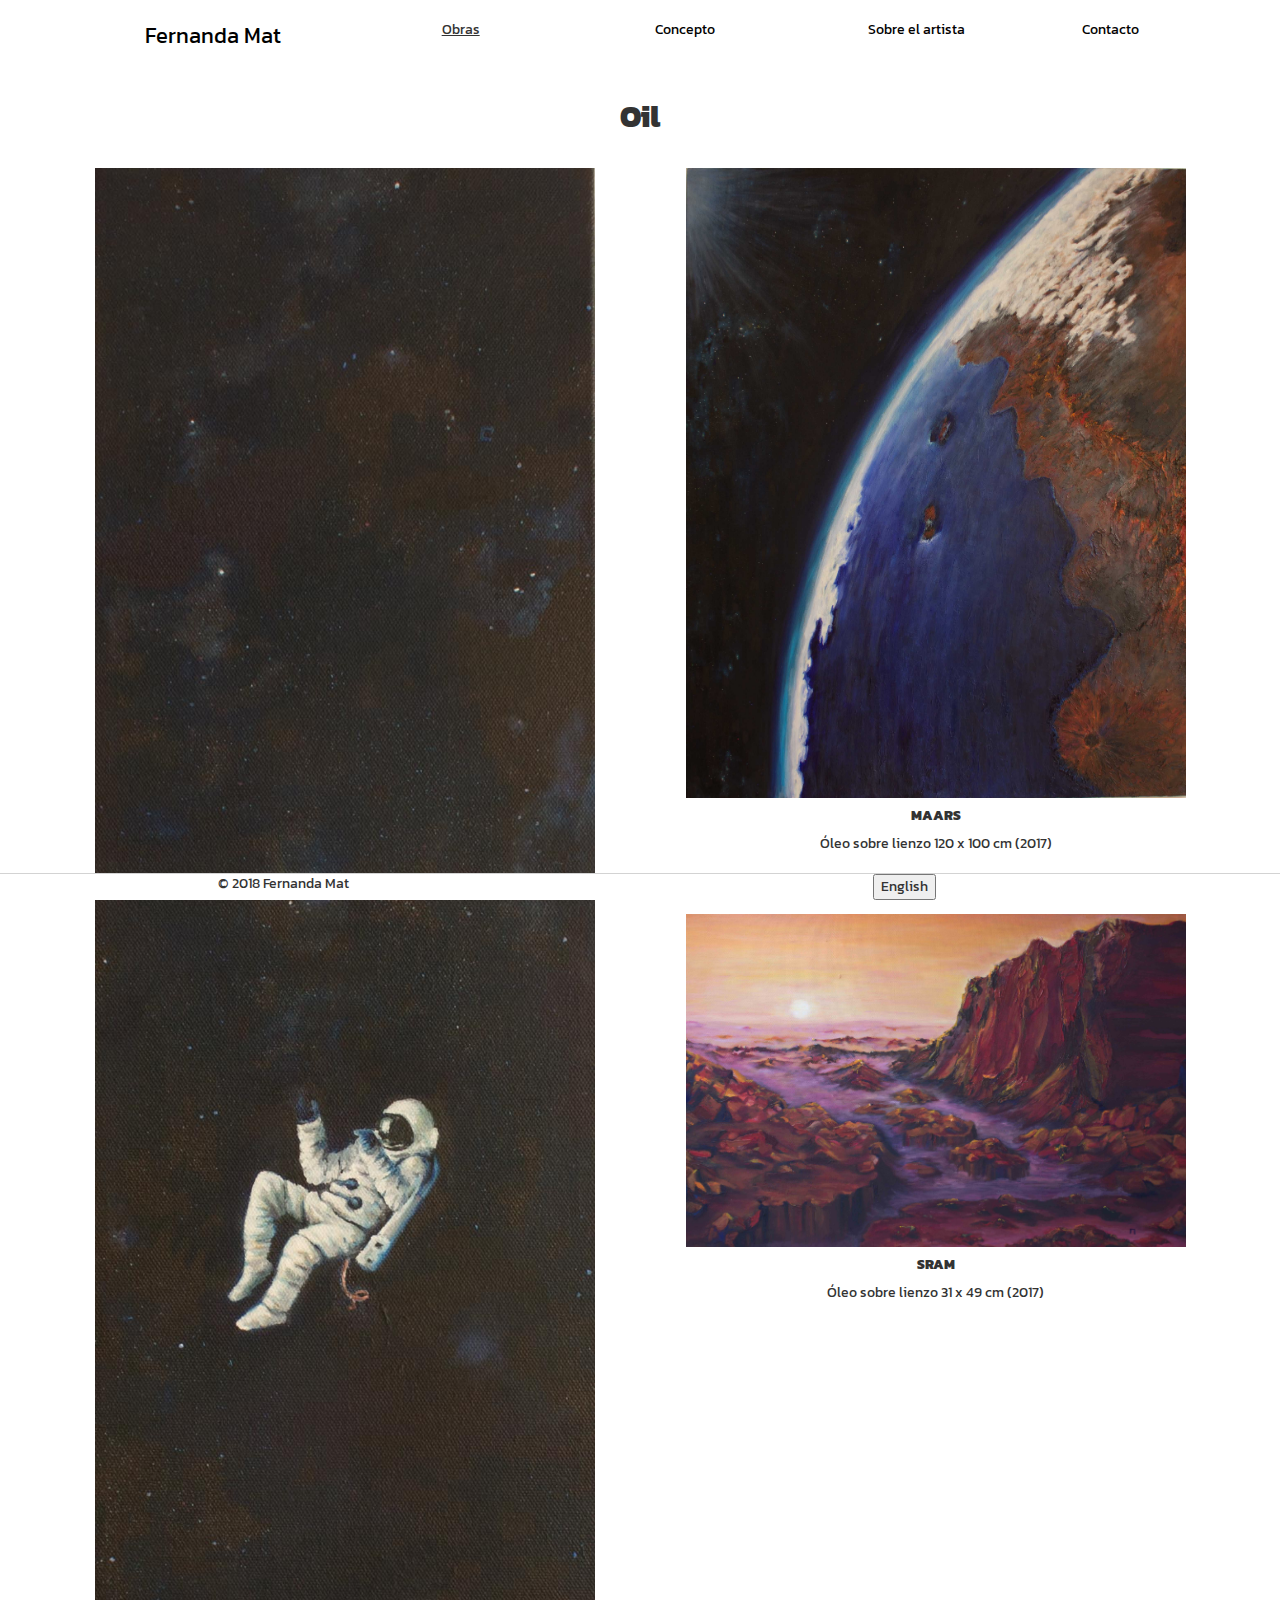
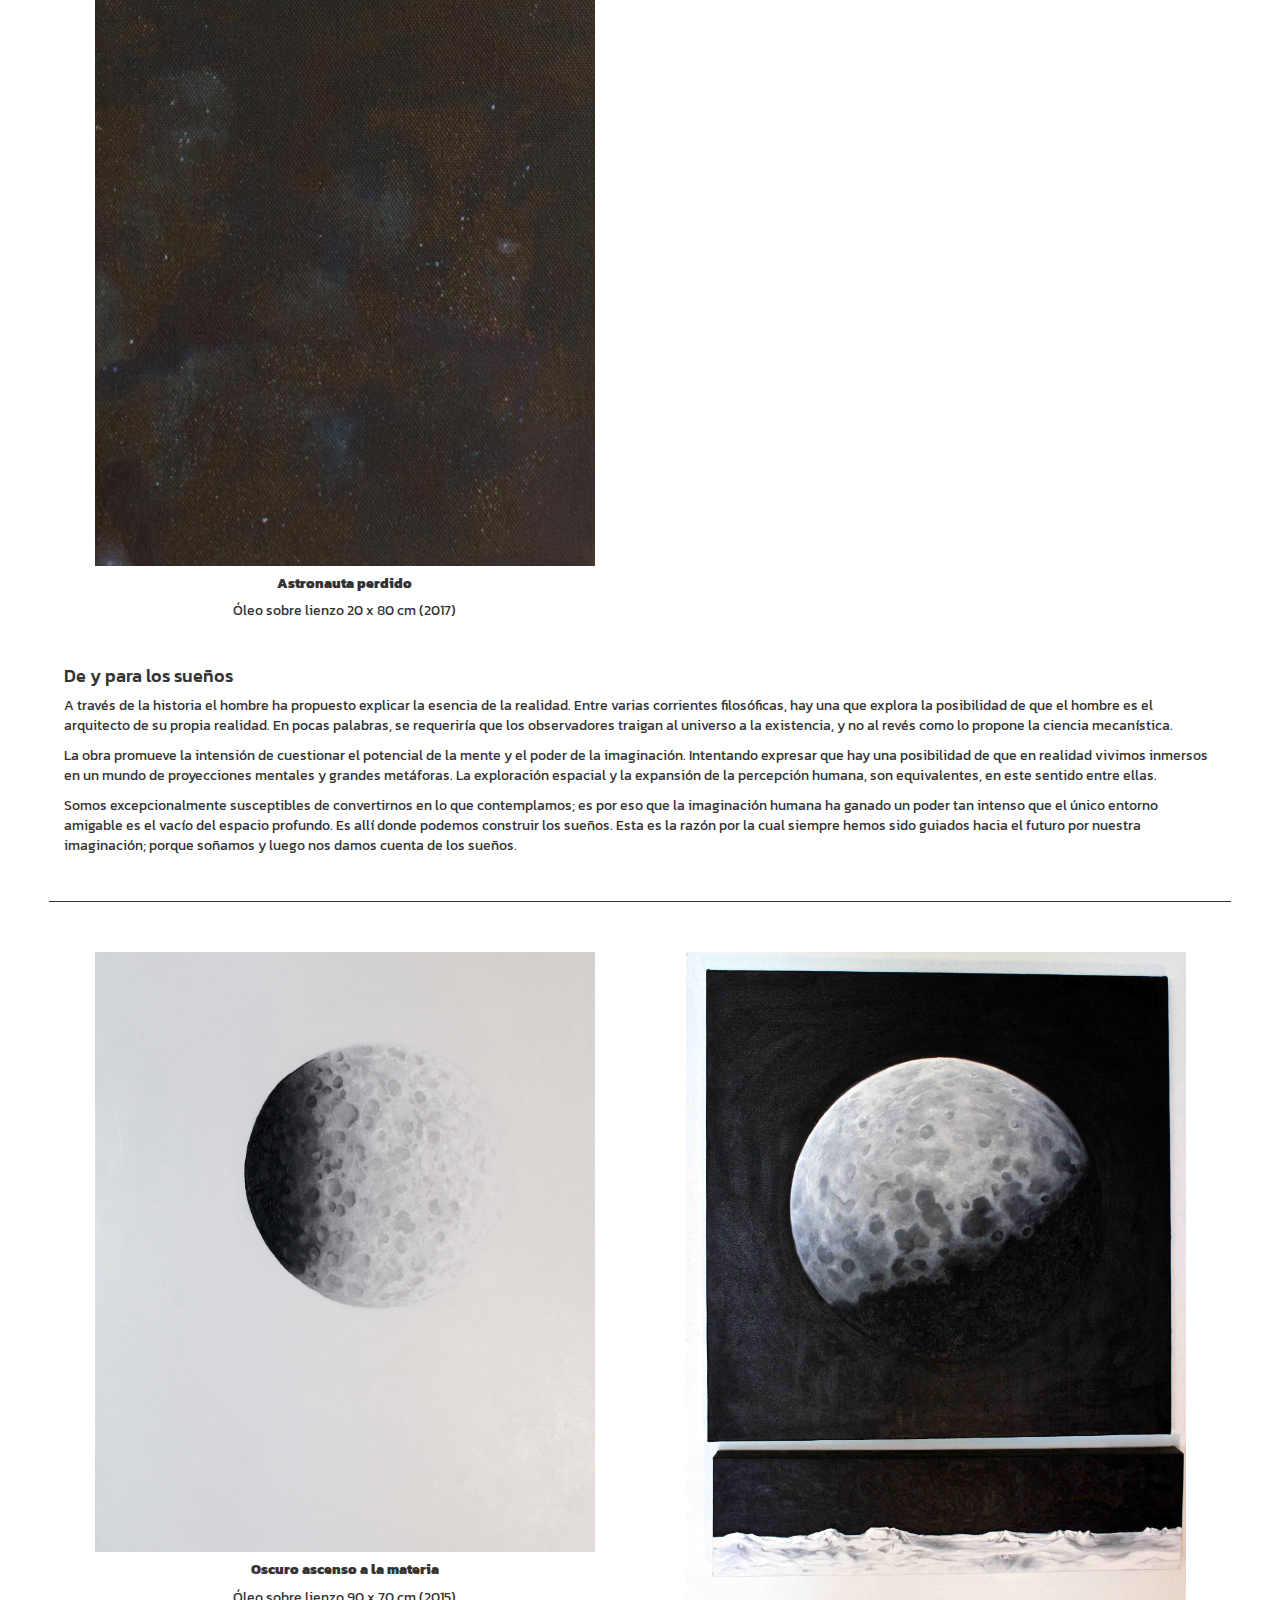
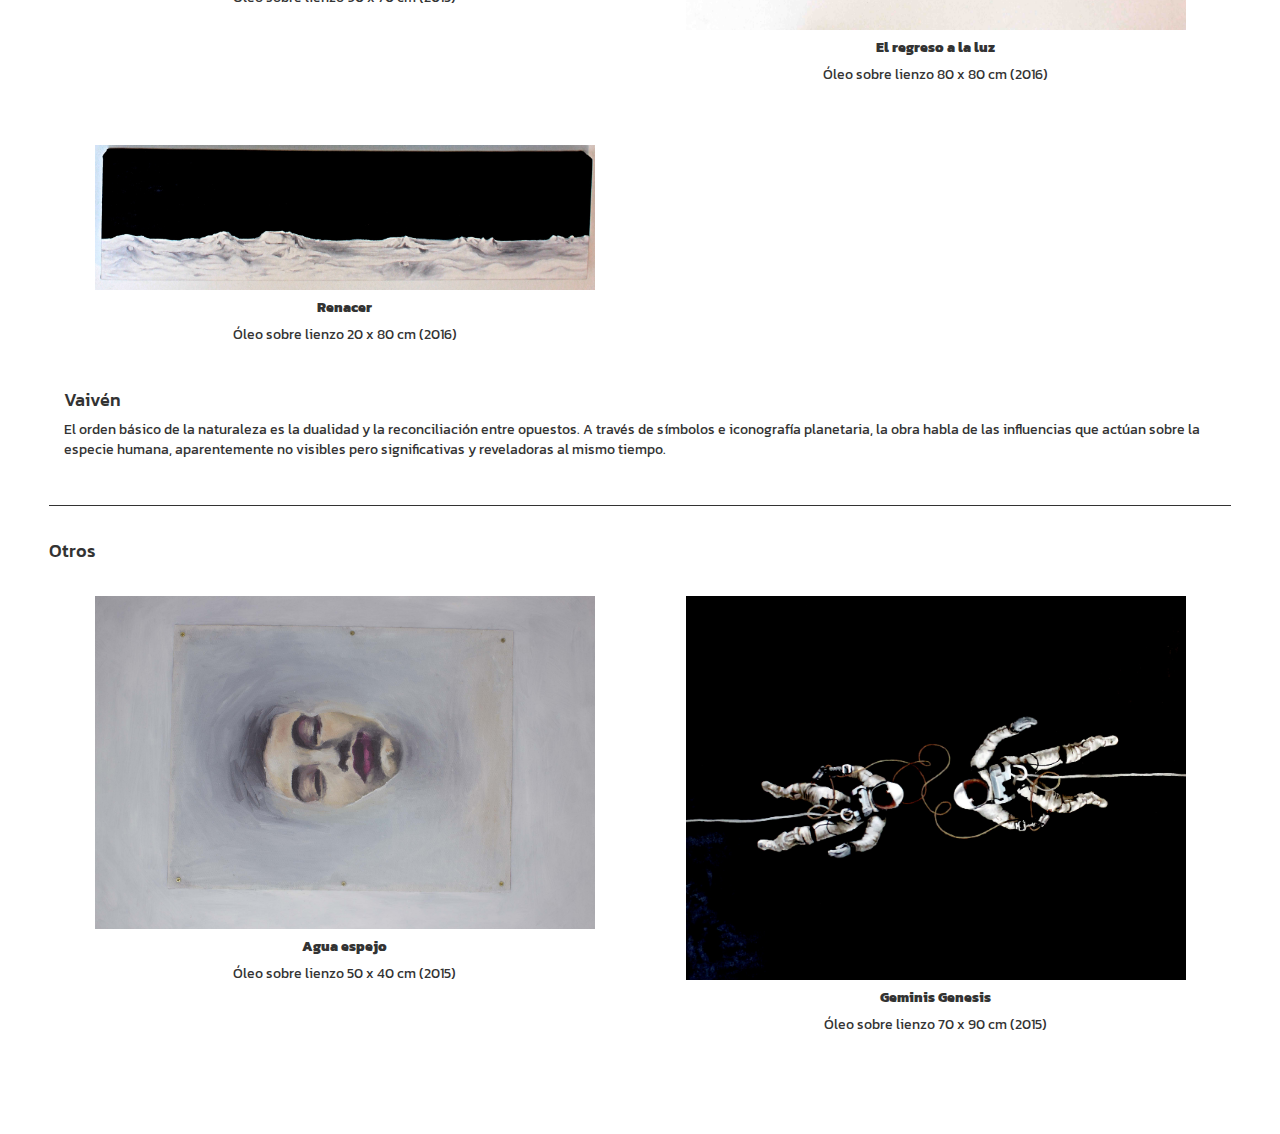
<file: oil.html>
<!DOCTYPE html>
<html lang="en">
  <head>
    <meta charset="utf-8">
    <meta http-equiv="X-UA-Compatible" content="IE=edge">
    <meta name="viewport" content="width=device-width, initial-scale=1">
    <!-- The above 3 meta tags *must* come first in the head; any other head content must come *after* these tags -->
    <title>Fernanda Mat</title>
    <link rel="shortcut icon" type="image/png" href="img/favicon.png"/>

    <!-- Bootstrap -->
    <link href="css/bootstrap.min.css" rel="stylesheet">
    <link href="css/main.css" rel="stylesheet">
    <link href="https://fonts.googleapis.com/css?family=Kanit" rel="stylesheet">

    <!-- HTML5 shim and Respond.js for IE8 support of HTML5 elements and media queries -->
    <!-- WARNING: Respond.js doesn't work if you view the page via file:// -->
    <!--[if lt IE 9]>
      <script src="https://oss.maxcdn.com/html5shiv/3.7.3/html5shiv.min.js"></script>
      <script src="https://oss.maxcdn.com/respond/1.4.2/respond.min.js"></script>
    <![endif]-->
  </head>
  <body>
    <div class="row navigation">
      <div class="col-xs-12 col-sm-4" id="nav-name-div">
        <a id="nav-name" href="index.html">Fernanda Mat</a>
      </div>
      <div class="col-xs-3 col-sm-2">
        <p id="works-button" class="active lanBlock sp" onclick="toggleWorksMenu()">Obras</p>
        <p id="works-button" class="active lanBlock en" onclick="toggleWorksMenu()">Works</p>
        <div id="works-menu">
          <div class="lanBlock sp">
            <a href="oil.html"><img src="img/bullet.png" alt="">Óleo</a>
            <a href="illustration.html"><img src="img/bullet.png" alt="">Ilustración</a>
            <a href="installation.html"><img src="img/bullet.png" alt="">Instalación</a>
          </div>
          <div class="lanBlock en">
            <a href="oil.html"><img src="img/bullet.png" alt="">Oil</a>
            <a href="illustration.html"><img src="img/bullet.png" alt="">Illustration</a>
            <a href="installation.html"><img src="img/bullet.png" alt="">Installation</a>
          </div>
        </div>
      </div>
      <div class="col-xs-3 col-sm-2">
        <a class="lanBlock sp" href="concept.html">Concepto</a>
        <a class="lanBlock en" href="concept.html">Concept</a>
      </div>
      <div class="col-xs-3 col-sm-2">
        <a class="lanBlock sp" href="bio.html">Sobre el artista</a>
        <a class="lanBlock en" href="bio.html">About</a>
      </div>
      <div class="col-xs-3 col-sm-2">
        <a class="lanBlock sp" href="contact.html">Contacto</a>
        <a class="lanBlock en" href="contact.html">Contact</a>
      </div>
    </div>

    <div class="content works">
      <div id="oil">
        <h2>Oil</h2>
        <div class="series row">
          <div class="piece col-xs-12 col-sm-6">
            <img src="img/LOST_ASTRONAUT1.1.jpg" alt="">
            <div class="lanBlock sp">
              <h5>Astronauta perdido</h5>
              <p>
                Óleo sobre lienzo 20 x 80 cm (2017)
              </p>
            </div>
            <div class="lanBlock en">
              <h5>Lost Astronaut</h5>
              <p>
                Oil on canvas 20 x 80 cm (2017)
              </p>
            </div>

          </div>
          <div class="piece col-xs-12 col-sm-6">
            <img src="img/MAARS1.3.jpg" alt="">
            <div class="lanBlock sp">
              <h5>MAARS</h5>
              <p>
                Óleo sobre lienzo 120 x 100 cm (2017)
              </p>
            </div>
            <div class="lanBlock en">
              <h5>MAARS</h5>
              <p>
                Oil on canvas 120 x 100 cm (2017)
              </p>
            </div>

          </div>
          <div class="piece col-xs-12 col-sm-6">
            <img src="img/MAARS2.jpg" alt="">
            <div class="lanBlock sp">
              <h5>SRAM</h5>
              <p>
                Óleo sobre lienzo 31 x 49 cm (2017)
              </p>
            </div>
            <div class="lanBlock en">
              <h5>SRAM</h5>
              <p>
                Oil on canvas 31 x 49 cm (2017)
              </p>
            </div>

          </div>
          <div class="series-description col-xs-12">
            <div class="lanBlock sp">
              <h4>De y para los sueños</h4>
              <p>A través de la historia el hombre ha propuesto explicar la esencia de la realidad. Entre varias corrientes filosóficas, hay una que explora la posibilidad de que el hombre es el arquitecto de su propia realidad. En pocas palabras, se requeriría que los observadores traigan al universo a la existencia, y no al revés como lo propone la ciencia mecanística.</p>
              <p>La obra promueve la intensión de cuestionar el potencial de la mente y el poder de la imaginación. Intentando expresar que hay una posibilidad de que en realidad vivimos inmersos en un mundo de proyecciones mentales y grandes metáforas. La exploración espacial y la expansión de la percepción humana, son equivalentes, en este sentido entre ellas.</p>
              <p>Somos excepcionalmente susceptibles de convertirnos en lo que contemplamos; es por eso que la imaginación humana ha ganado un poder tan intenso que el único entorno amigable es el vacío del espacio profundo. Es allí donde podemos construir los sueños. Esta es la razón por la cual siempre hemos sido guiados hacia el futuro por nuestra imaginación; porque soñamos y luego nos damos cuenta de los sueños.</p>
            </div>
            <div class="lanBlock en">
              <h4>From and For Dreams</h4>
              <p>Through out history man has proposed to explain the essence of reality. Among several philosophical currents, there is one that explores the possibility that man is the architect of his own reality. In short, observers would be required to bring the universe into existence, and not the other way around, as mechanistic science propose.</p>
              <p>The work promotes the questioning of the potential of the mind and the power of the imagination. Expressing that there is a possibility that we actually live immersed in a world of mental projections and great metaphors. Space exploration and the expansion of human perception are equivalent in this sense.</p>
              <p>We are exceptionally susceptible to becoming what we contemplate; that is why the human imagination has gained such intense power that the only friendly environment is the void of deep space. It is there where we can build dreams. This is the reason why we have always been guided into the future by our imagination; because we dream and then we realize the dreams.</p>
            </div>
          </div>
        </div>
        <div class="series row">
          <div class="piece col-xs-12 col-sm-6">
            <img src="img/the_dark.jpg" alt="">
            <div class="lanBlock sp">
              <h5>Oscuro ascenso a la materia</h5>
              <p>
                Óleo sobre lienzo 90 x 70 cm (2015)
              </p>
            </div>
            <div class="lanBlock en">
              <h5>Dark Ascent into Matter</h5>
              <p>
                Oil on canvas 90 x 70 cm (2015)
              </p>
            </div>

          </div>
          <div class="piece col-xs-12 col-sm-6">
            <img src="img/the_return_to.jpg" alt="">
            <div class="lanBlock sp">
              <h5>El regreso a la luz</h5>
              <p>
                Óleo sobre lienzo 80 x 80 cm (2016)
              </p>
            </div>
            <div class="lanBlock en">
              <h5>The Return to the Light</h5>
              <p>
                Oil on canvas 80 x 80 cm (2016)
              </p>
            </div>

          </div>
          <div class="piece col-xs-12 col-sm-6">
            <img src="img/reb.jpg" alt="">
            <div class="lanBlock sp">
              <h5>Renacer</h5>
              <p>
                Óleo sobre lienzo 20 x 80 cm (2016)
              </p>
            </div>
            <div class="lanBlock en">
              <h5>Rebirth</h5>
              <p>
                Oil on canvas 20 x 80 cm (2016)
              </p>
            </div>

          </div>
          <div class="series-description col-xs-12">
            <div class="lanBlock sp">
              <h4>Vaivén</h4>
              <p>El orden básico de la naturaleza es la dualidad y la reconciliación entre opuestos. A través de símbolos e iconografía planetaria, la obra habla de las influencias que actúan sobre la especie humana, aparentemente no visibles pero significativas y reveladoras al mismo tiempo.</p>
            </div>
            <div class="lanBlock en">
              <h4>Sway</h4>
              <p>The basic order of nature is duality and the reconciliation between opposites. Through symbols and planetary iconography, the work talks about the influences that act on the human species, apparently not visible but significant and revealing at the same time.</p>
            </div>
          </div>
        </div>
        <div class="series row">
          <div class="lanBlock sp">
            <h4>Otros</h4>
          </div>
          <div class="lanBlock en">
            <h4>Other</h4>
          </div>
          <div class="piece col-xs-12 col-sm-6">
            <img src="img/MIRROR_WATER1.jpg" alt="">
            <div class="lanBlock sp">
              <h5>Agua espejo</h5>
              <p>
                Óleo sobre lienzo 50 x 40 cm (2015)
              </p>
            </div>
            <div class="lanBlock en">
              <h5>Mirror Water</h5>
              <p>
                Oil on canvas 50 x 40 cm (2015)
              </p>
            </div>

          </div>
          <div class="piece col-xs-12 col-sm-6">
            <img src="img/gem.gen.jpg" alt="">
            <div class="lanBlock sp">
              <h5>Geminis Genesis</h5>
              <p>
                Óleo sobre lienzo 70 x 90 cm (2015)
              </p>
            </div>
            <div class="lanBlock en">
              <h5>Gemini Genesis</h5>
              <p>
                Oil on canvas 70 x 90 cm (2015)
              </p>
            </div>

          </div>
        </div>
      </div>
    </div>
    <div class="footer">
      <div class="row">
        <div class="col-xs-6 col-xs-offset-2">
          © 2018 Fernanda Mat
        </div>
        <div class="col-xs-4">
          <button id="enButton" type="button" onclick="changeLan('en')" name="button">English</button>
          <button id="spButton" type="button" onclick="changeLan('sp')" name="button">Español</button>
        </div>
      </div>
    </div>

    <!-- jQuery (necessary for Bootstrap's JavaScript plugins) -->
    <script src="https://ajax.googleapis.com/ajax/libs/jquery/1.12.4/jquery.min.js"></script>
    <!-- Include all compiled plugins (below), or include individual files as needed -->
    <script src="js/bootstrap.min.js"></script>
    <script src="js/scripts.js"></script>
  </body>
</html>
</file>
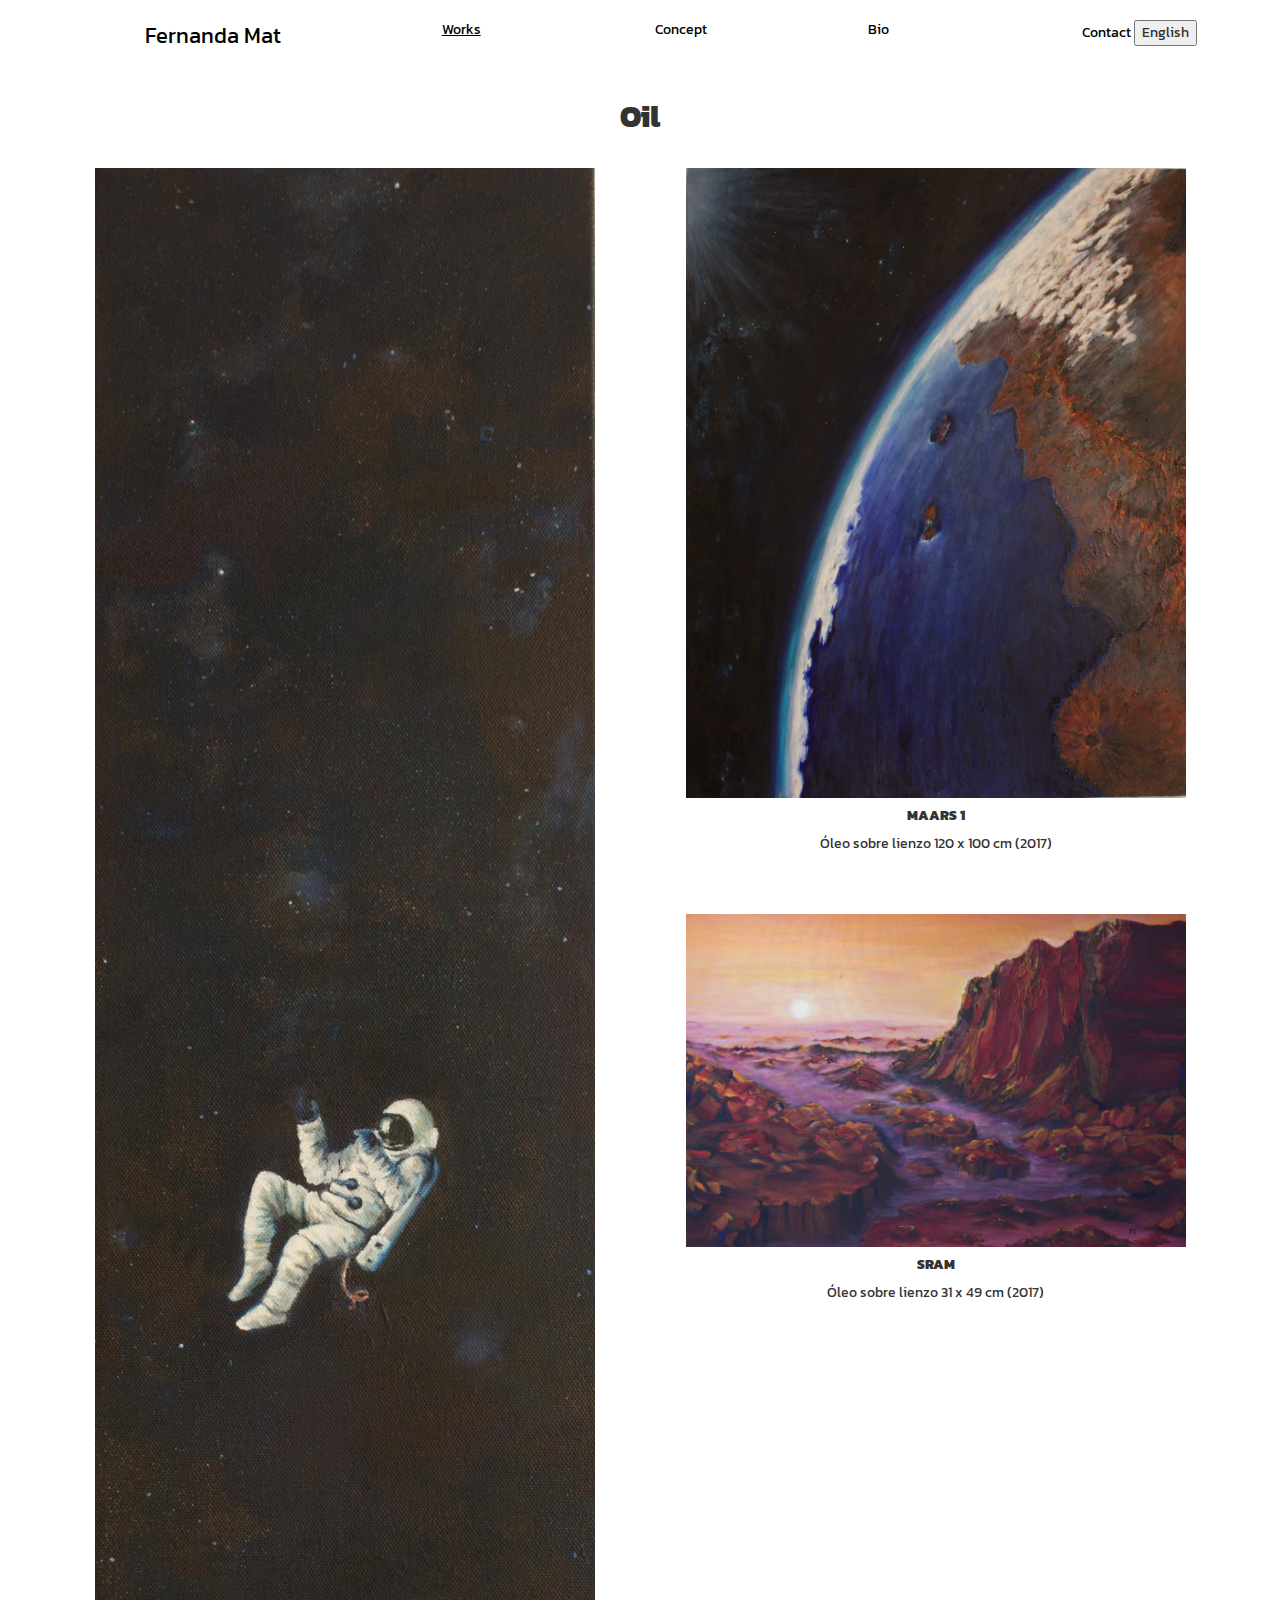
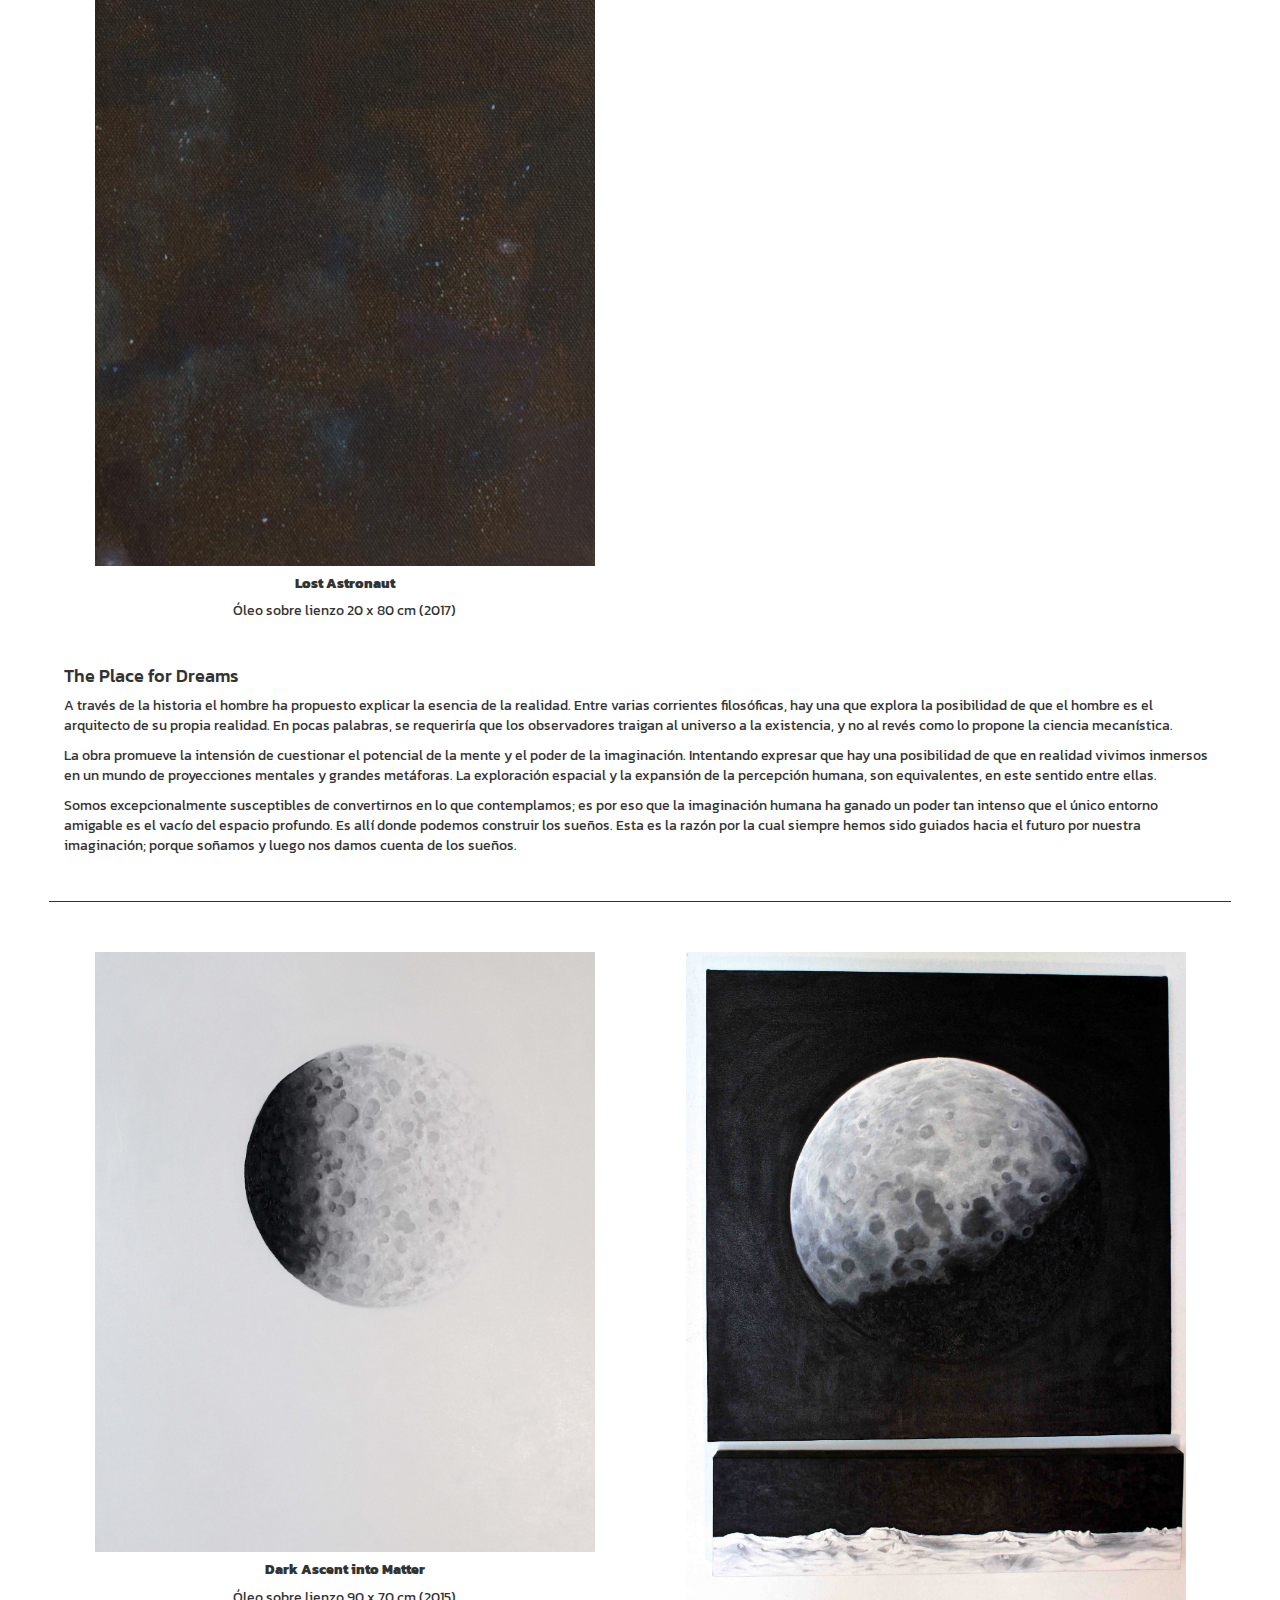
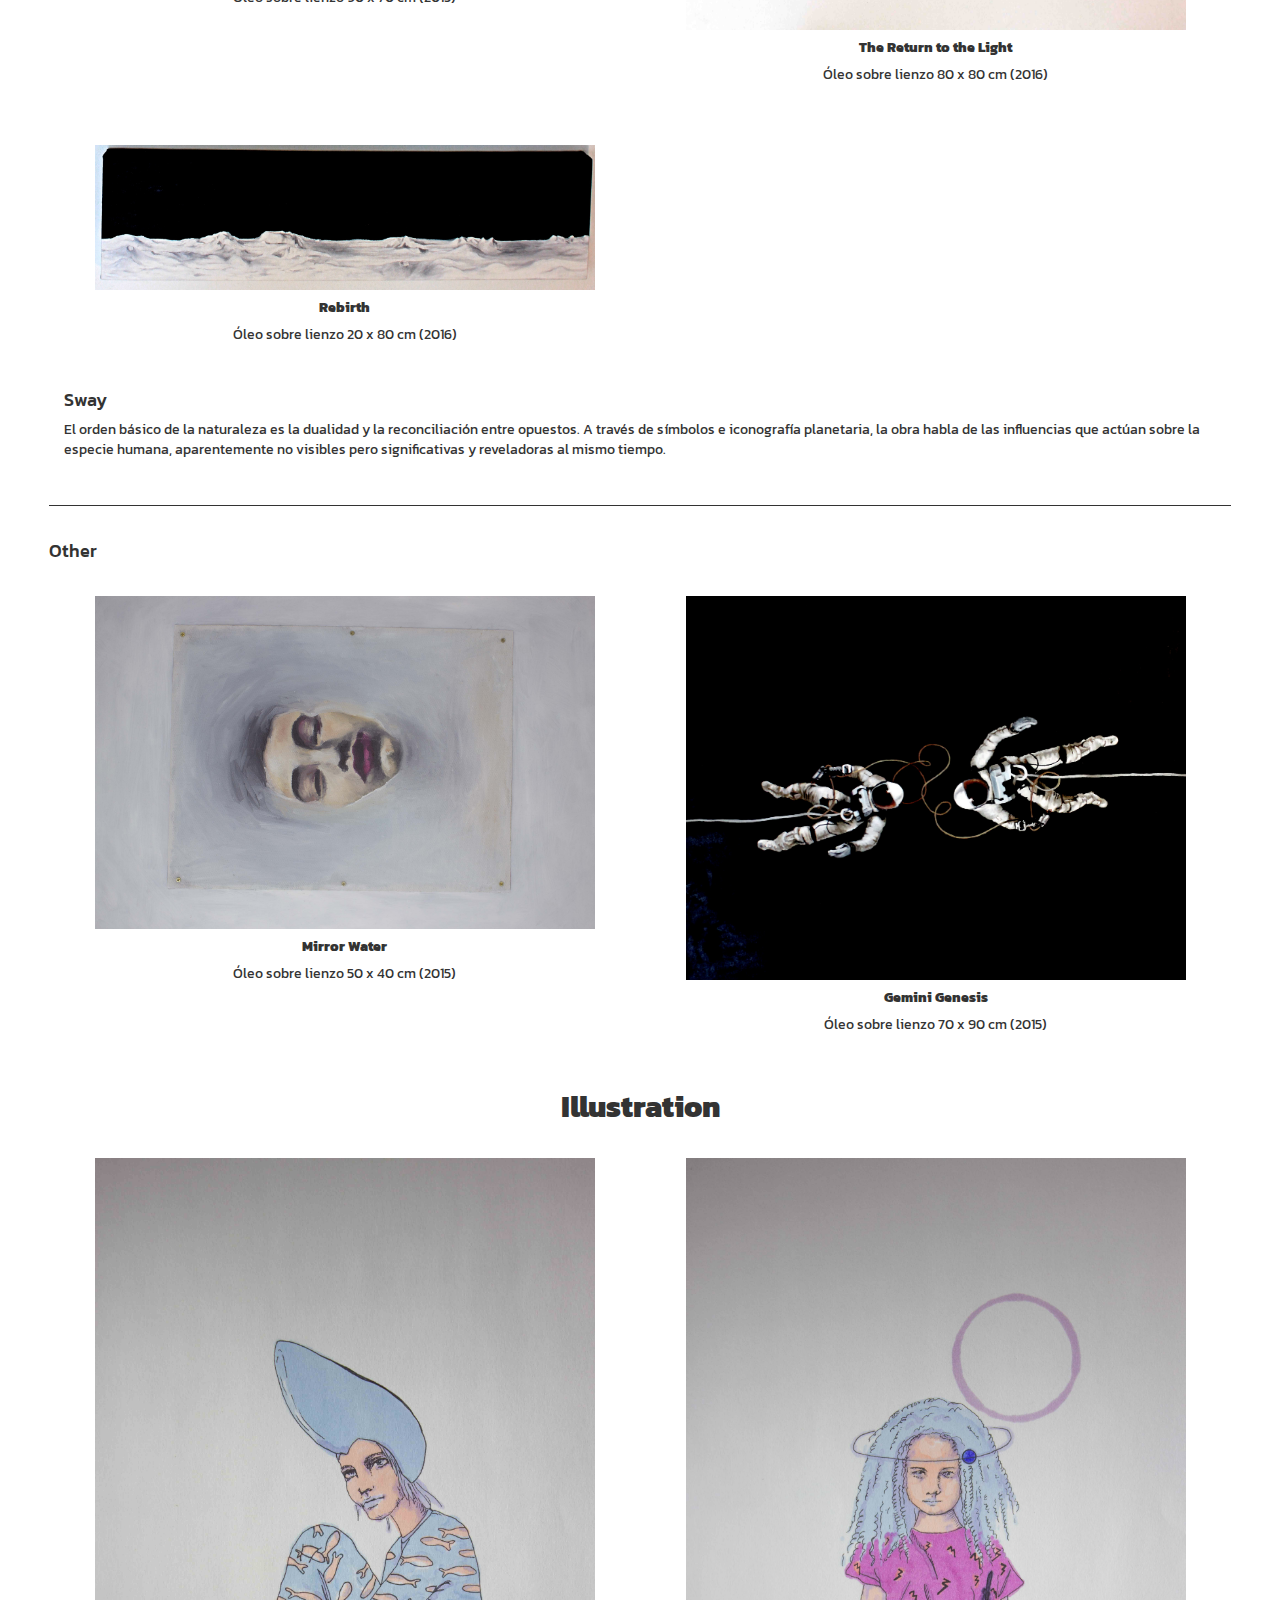
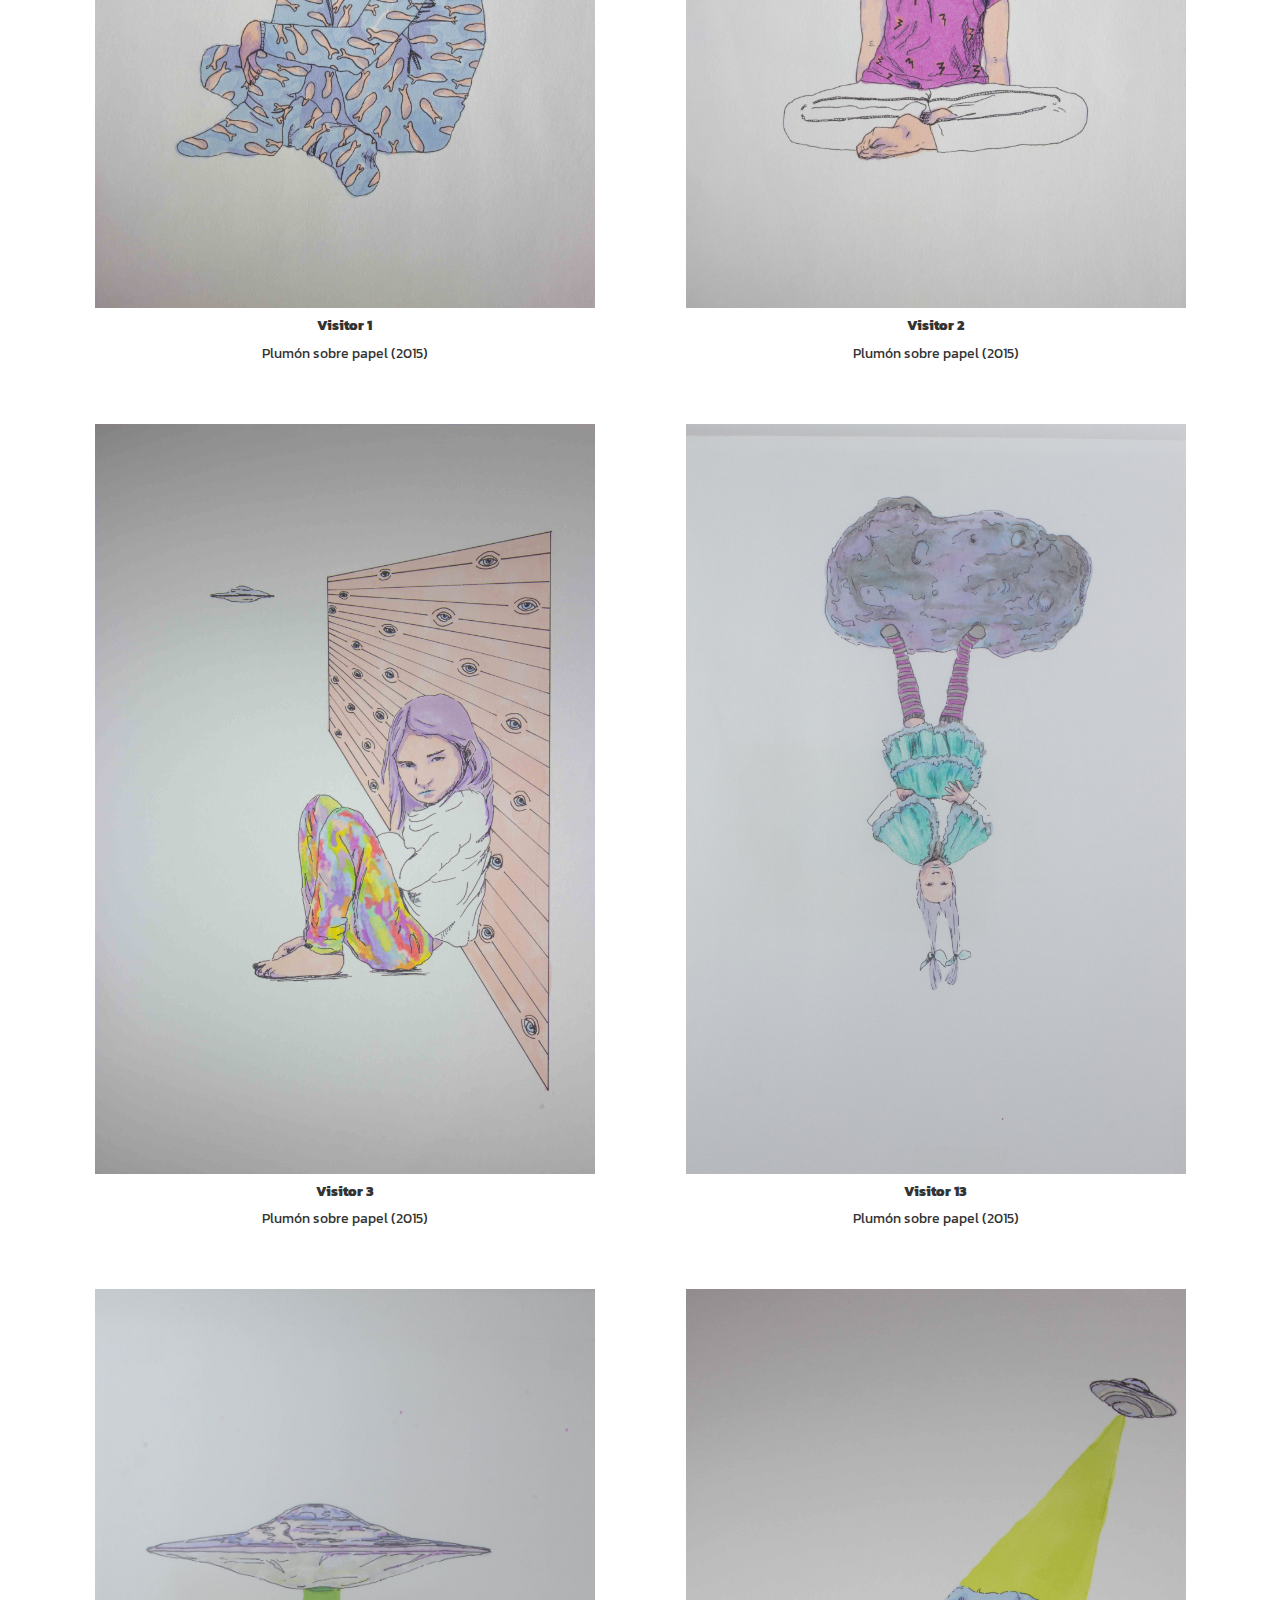
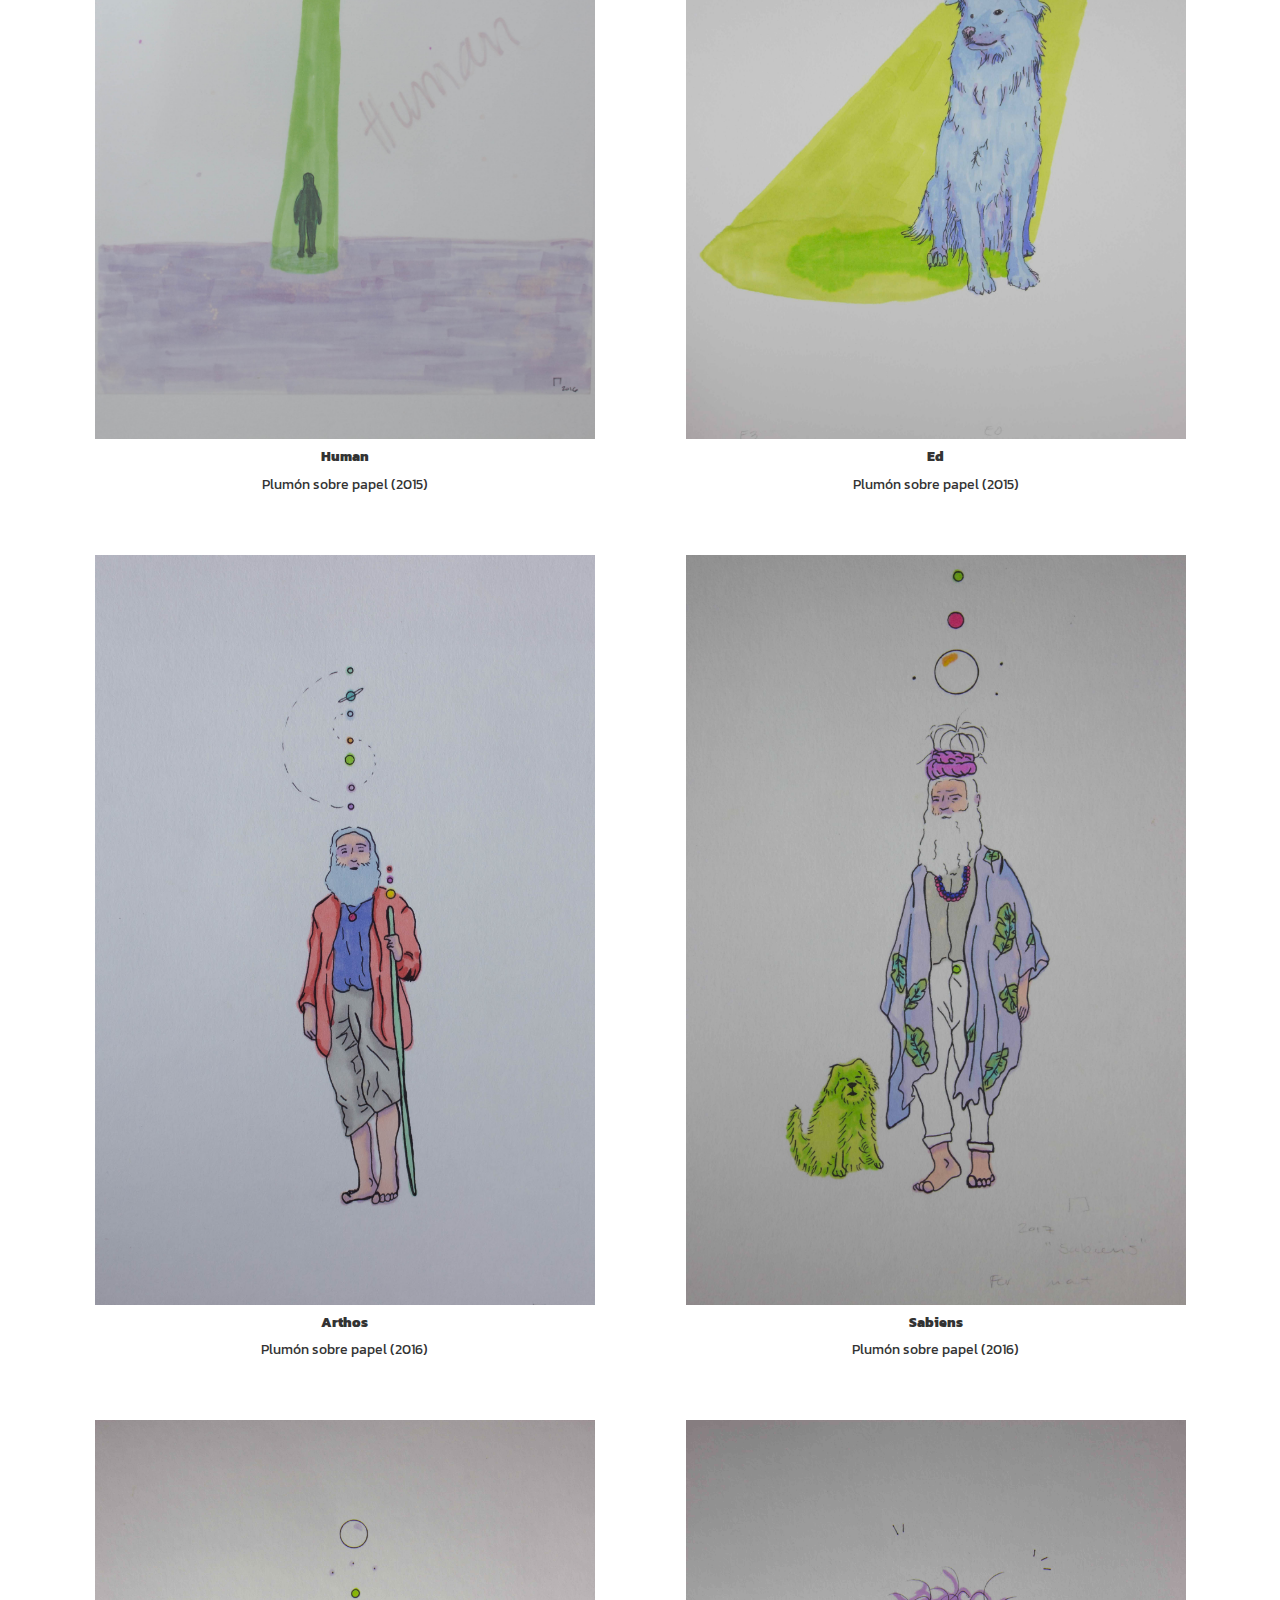
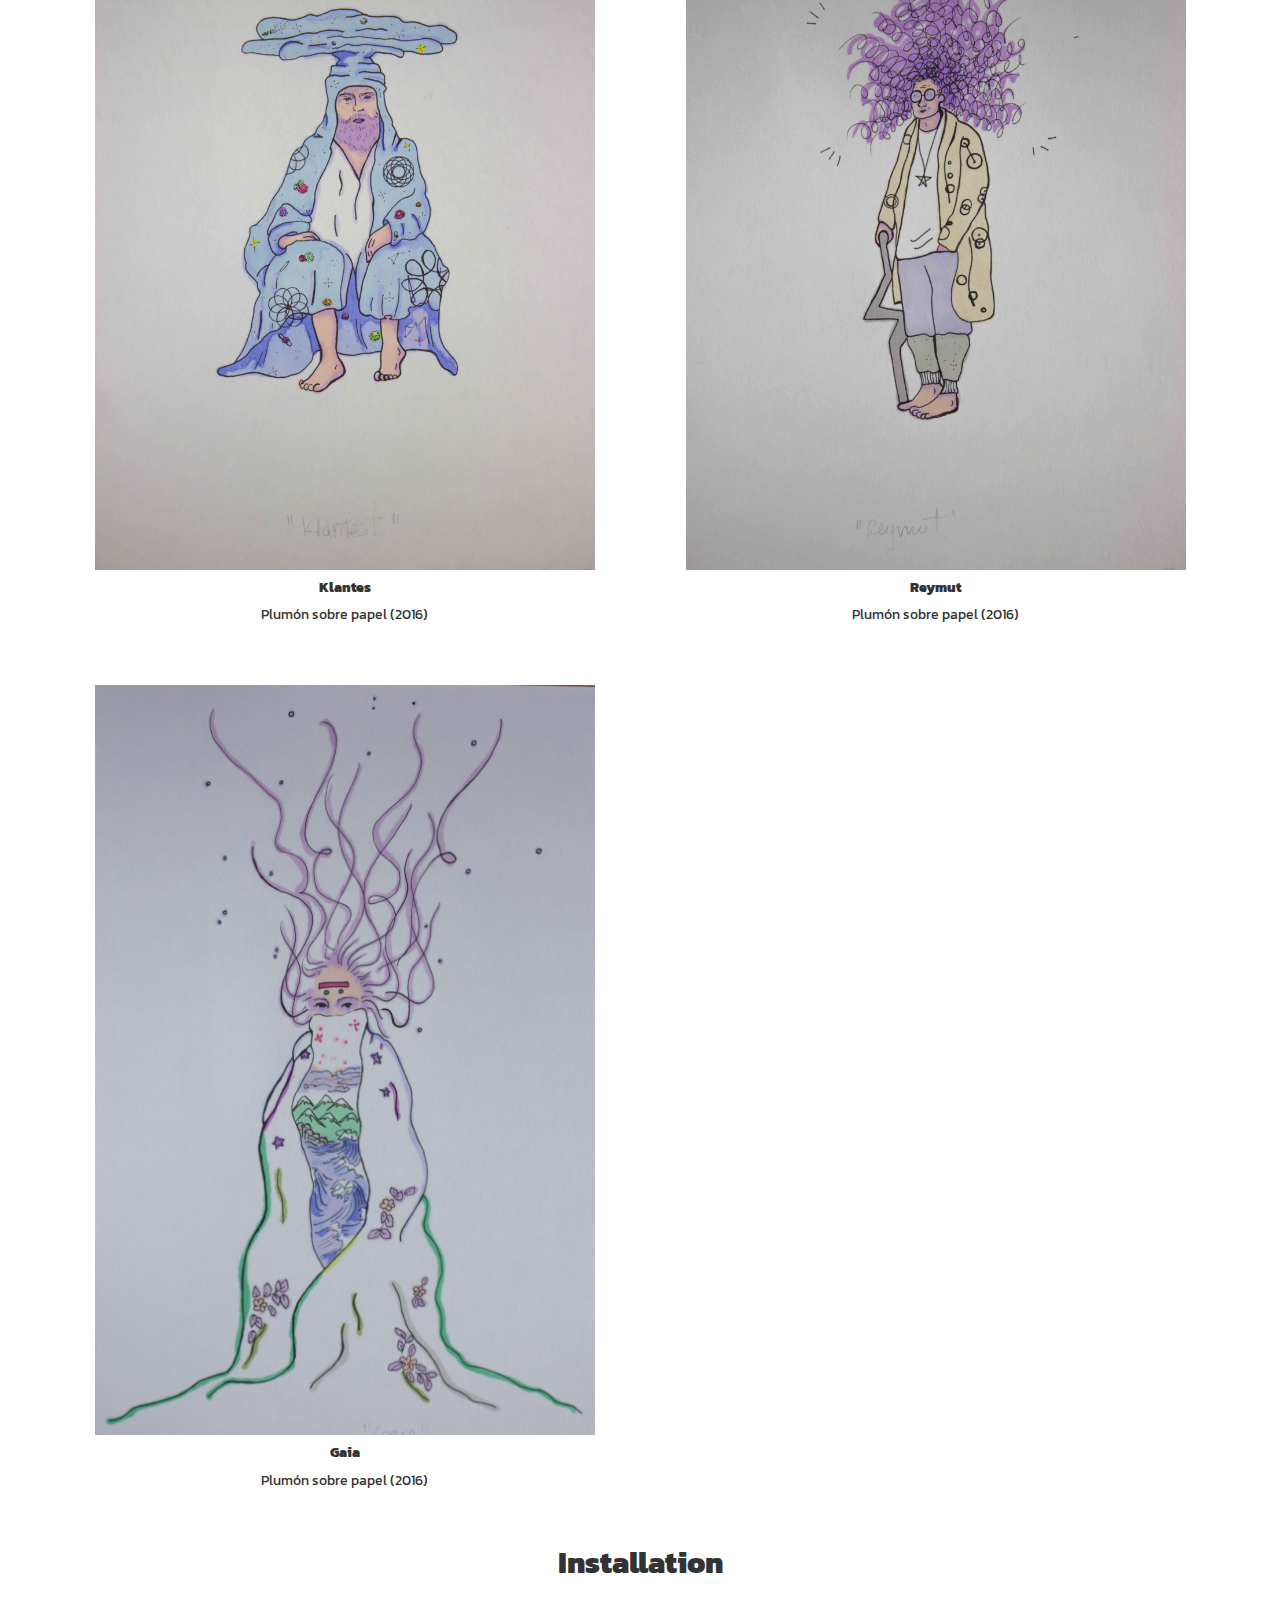
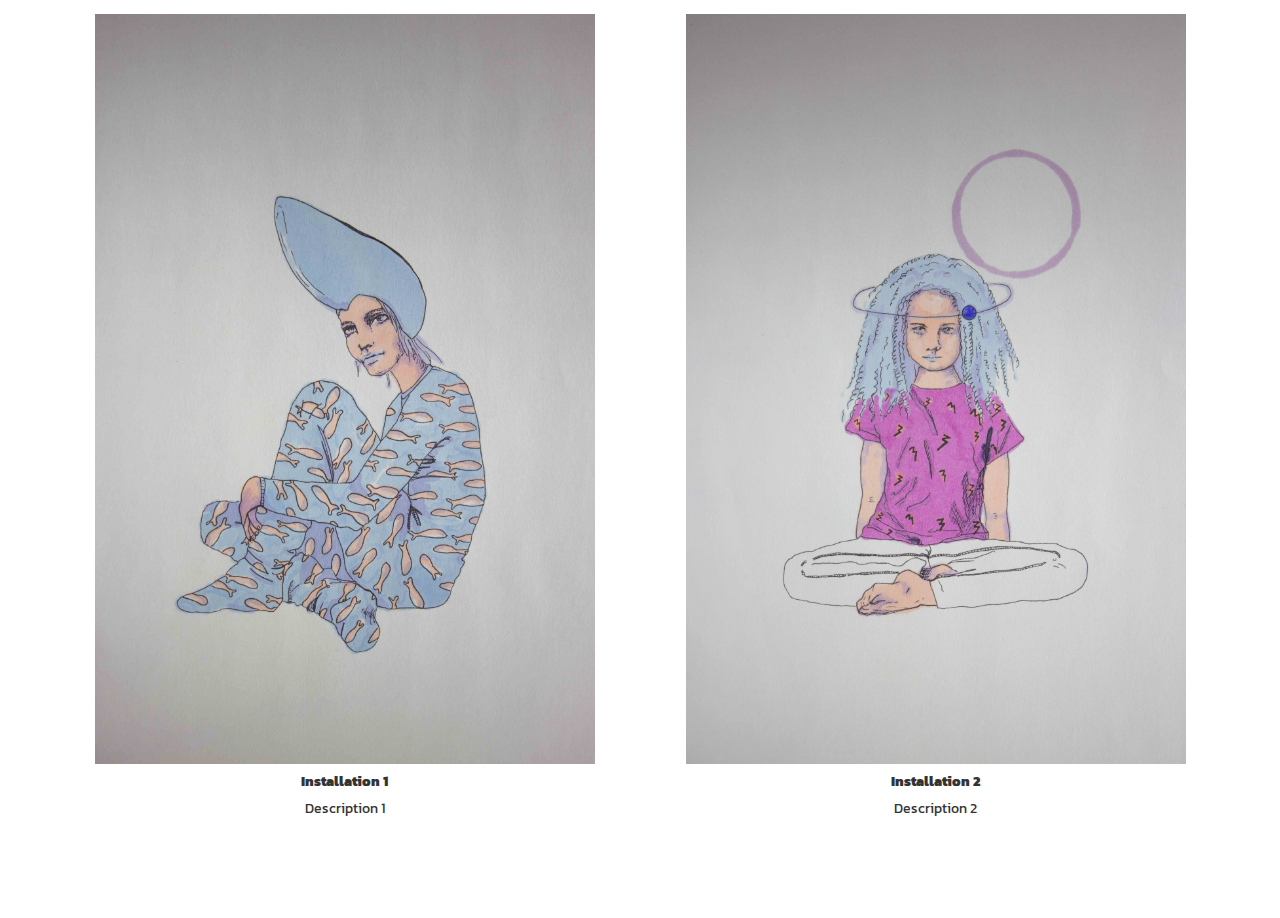
<file: works.html>
<!DOCTYPE html>
<html lang="en">
  <head>
    <meta charset="utf-8">
    <meta http-equiv="X-UA-Compatible" content="IE=edge">
    <meta name="viewport" content="width=device-width, initial-scale=1">
    <!-- The above 3 meta tags *must* come first in the head; any other head content must come *after* these tags -->
    <title>Fernanda Mat</title>
    <link rel="shortcut icon" type="image/png" href="img/favicon.png"/>

    <!-- Bootstrap -->
    <link href="css/bootstrap.min.css" rel="stylesheet">
    <link href="css/main.css" rel="stylesheet">
    <link href="https://fonts.googleapis.com/css?family=Kanit" rel="stylesheet">

    <!-- HTML5 shim and Respond.js for IE8 support of HTML5 elements and media queries -->
    <!-- WARNING: Respond.js doesn't work if you view the page via file:// -->
    <!--[if lt IE 9]>
      <script src="https://oss.maxcdn.com/html5shiv/3.7.3/html5shiv.min.js"></script>
      <script src="https://oss.maxcdn.com/respond/1.4.2/respond.min.js"></script>
    <![endif]-->
  </head>
  <body>
    <div class="row navigation">
      <div class="col-xs-12 col-sm-4" id="nav-name-div">
        <a id="nav-name" href="index.html">Fernanda Mat</a>
      </div>
      <div class="col-xs-3 col-sm-2">
        <a id="works-button" class="active">Works</a>
        <div id="works-menu">
          <a href="#oil"><img src="img/bullet.png" alt="">Oil</a>
          <a href="#illustration"><img src="img/bullet.png" alt="">Illustration</a>
          <a href="#installation"><img src="img/bullet.png" alt="">Installation</a>
        </div>
      </div>
      <div class="col-xs-3 col-sm-2">
        <a href="concept.html">Concept</a>
      </div>
      <div class="col-xs-3 col-sm-2">
        <a href="bio.html">Bio</a>
      </div>
      <div class="col-xs-3 col-sm-2">
        <a href="contact.html">Contact</a>
        <button id="enButton" type="button" onclick="changeLan('en')" name="button">English</button>
        <button id="spButton" type="button" onclick="changeLan('sp')" name="button">Español</button>
      </div>
    </div>

    <div class="content works">
      <div id="oil">
        <h2>Oil</h2>
        <div class="series row">
          <div class="piece col-xs-12 col-sm-6">
            <img src="img/LOST_ASTRONAUT1.1.jpg" alt="">
            <h5>Lost Astronaut</h5>
            <p>
              Óleo sobre lienzo 20 x 80 cm (2017)
            </p>
          </div>
          <div class="piece col-xs-12 col-sm-6">
            <img src="img/MAARS1.3.jpg" alt="">
            <h5>MAARS 1</h5>
            <p>
              Óleo sobre lienzo 120 x 100 cm (2017)
            </p>
          </div>
          <div class="piece col-xs-12 col-sm-6">
            <img src="img/MAARS2.jpg" alt="">
            <h5>SRAM</h5>
            <p>
              Óleo sobre lienzo 31 x 49 cm (2017)
            </p>
          </div>
          <div class="series-description col-xs-12">
            <div class="lanBlock sp">
              <h4>The Place for Dreams</h4>
              <p>A través de la historia el hombre ha propuesto explicar la esencia de la realidad. Entre varias corrientes filosóficas, hay una que explora la posibilidad de que el hombre es el arquitecto de su propia realidad. En pocas palabras, se requeriría que los observadores traigan al universo a la existencia, y no al revés como lo propone la ciencia mecanística.</p>
              <p>La obra promueve la intensión de cuestionar el potencial de la mente y el poder de la imaginación. Intentando expresar que hay una posibilidad de que en realidad vivimos inmersos en un mundo de proyecciones mentales y grandes metáforas. La exploración espacial y la expansión de la percepción humana, son equivalentes, en este sentido entre ellas.</p>
              <p>Somos excepcionalmente susceptibles de convertirnos en lo que contemplamos; es por eso que la imaginación humana ha ganado un poder tan intenso que el único entorno amigable es el vacío del espacio profundo. Es allí donde podemos construir los sueños. Esta es la razón por la cual siempre hemos sido guiados hacia el futuro por nuestra imaginación; porque soñamos y luego nos damos cuenta de los sueños.</p>
            </div>
            <div class="lanBlock en">
              <h4>The Place for Dreams</h4>
              <p>Through out history man has proposed to explain the essence of reality. Among several philosophical currents, there is one that explores the possibility that man is the architect of his own reality. In short, observers would be required to bring the universe into existence, and not the other way around, as mechanistic science propose.</p>
              <p>The work promotes the questioning of the potential of the mind and the power of the imagination. Expressing that there is a possibility that we actually live immersed in a world of mental projections and great metaphors. Space exploration and the expansion of human perception are equivalent in this sense.</p>
              <p>We are exceptionally susceptible to becoming what we contemplate; that is why the human imagination has gained such intense power that the only friendly environment is the void of deep space. It is there where we can build dreams. This is the reason why we have always been guided into the future by our imagination; because we dream and then we realize the dreams.</p>
            </div>
          </div>
        </div>
        <div class="series row">
          <div class="piece col-xs-12 col-sm-6">
            <img src="img/the_dark.jpg" alt="">
            <h5>Dark Ascent into Matter</h5>
            <p>
              Óleo sobre lienzo 90 x 70 cm (2015)
            </p>
          </div>
          <div class="piece col-xs-12 col-sm-6">
            <img src="img/the_return_to.jpg" alt="">
            <h5>The Return to the Light</h5>
            <p>
              Óleo sobre lienzo 80 x 80 cm (2016)
            </p>
          </div>
          <div class="piece col-xs-12 col-sm-6">
            <img src="img/reb.jpg" alt="">
            <h5>Rebirth</h5>
            <p>
              Óleo sobre lienzo 20 x 80 cm (2016)
            </p>
          </div>
          <div class="series-description col-xs-12">
            <h4>Sway</h4>
            <p>El orden básico de la naturaleza es la dualidad y la reconciliación entre opuestos. A través de símbolos e iconografía planetaria, la obra habla de las influencias que actúan sobre la especie humana, aparentemente no visibles pero significativas y reveladoras al mismo tiempo.</p>
          </div>
        </div>
        <div class="series row">
          <h4>Other</h4>
          <div class="piece col-xs-12 col-sm-6">
            <img src="img/MIRROR_WATER1.jpg" alt="">
            <h5>Mirror Water</h5>
            <p>
              Óleo sobre lienzo 50 x 40 cm (2015)
            </p>
          </div>
          <div class="piece col-xs-12 col-sm-6">
            <img src="img/gem.gen.jpg" alt="">
            <h5>Gemini Genesis</h5>
            <p>
              Óleo sobre lienzo 70 x 90 cm (2015)
            </p>
          </div>
        </div>

      </div>

      <div id="illustration">
        <h2>Illustration</h2>
        <div class="row">
          <div class="piece col-xs-12 col-sm-6">
            <img src="img/VISITOR1.3.jpg" alt="">
            <h5>Visitor 1</h5>
            <p>
              Plumón sobre papel (2015)
            </p>
          </div>
          <div class="piece col-xs-12 col-sm-6">
            <img src="img/VISITOR2.2.jpg" alt="">
            <h5>Visitor 2</h5>
            <p>
              Plumón sobre papel (2015)
            </p>
          </div>
        </div>
        <div class="row">
          <div class="piece col-xs-12 col-sm-6">
            <img src="img/VISITOR3.2.jpg" alt="">
            <h5>Visitor 3</h5>
            <p>
              Plumón sobre papel (2015)
            </p>
          </div>
          <div class="piece col-xs-12 col-sm-6">
            <img src="img/VISITOR13.4.jpg" alt="">
            <h5>Visitor 13</h5>
            <p>
              Plumón sobre papel (2015)
            </p>
          </div>
        </div>
        <div class="row">
          <div class="piece col-xs-12 col-sm-6">
            <img src="img/HUMAN3.jpg" alt="">
            <h5>Human</h5>
            <p>
              Plumón sobre papel (2015)
            </p>
          </div>
          <div class="piece col-xs-12 col-sm-6">
            <img src="img/ED4.jpg" alt="">
            <h5>Ed</h5>
            <p>
              Plumón sobre papel (2015)
            </p>
          </div>
        </div>
        <div class="row">
          <div class="piece col-xs-12 col-sm-6">
            <img src="img/5D.ARTHOS1.jpg" alt="">
            <h5>Arthos</h5>
            <p>
              Plumón sobre papel (2016)
            </p>
          </div>
          <div class="piece col-xs-12 col-sm-6">
            <img src="img/5D.SABIENS4.jpg" alt="">
            <h5>Sabiens</h5>
            <p>
              Plumón sobre papel (2016)
            </p>
          </div>
        </div>
        <div class="row">
          <div class="piece col-xs-12 col-sm-6">
            <img src="img/5D.KLANTES3.jpg" alt="">
            <h5>Klantes</h5>
            <p>
              Plumón sobre papel (2016)
            </p>
          </div>
          <div class="piece col-xs-12 col-sm-6">
            <img src="img/5D.REYMUT3.jpg" alt="">
            <h5>Reymut</h5>
            <p>
              Plumón sobre papel (2016)
            </p>
          </div>
        </div>
        <div class="row">
          <div class="piece col-xs-12 col-sm-6">
            <img src="img/5D.GAIA1.jpg" alt="">
            <h5>Gaia</h5>
            <p>
              Plumón sobre papel (2016)
            </p>
          </div>
        </div>

      </div>

      <div id="installation">
        <h2>Installation</h2>
        <div class="row">
          <div class="piece col-xs-12 col-sm-6">
            <img src="img/VISITOR1.3.jpg" alt="">
            <h5>Installation 1</h5>
            <p>
              Description 1
            </p>
          </div>
          <div class="piece col-xs-12 col-sm-6">
            <img src="img/VISITOR2.2.jpg" alt="">
            <h5>Installation 2</h5>
            <p>
              Description 2
            </p>
          </div>
        </div>
      </div>
    </div>

    <!-- jQuery (necessary for Bootstrap's JavaScript plugins) -->
    <script src="https://ajax.googleapis.com/ajax/libs/jquery/1.12.4/jquery.min.js"></script>
    <!-- Include all compiled plugins (below), or include individual files as needed -->
    <script src="js/bootstrap.min.js"></script>
    <script src="js/scripts.js"></script>
  </body>
</html>
</file>
<file: css/main.css>
/*****************************NAV******************************/
.navigation {
  padding-top: 20px;
  margin-left: 0px;
  margin-right: 0px;
  position: fixed;
  width: 100%;
  background-color: white;
  top: 0;
  z-index: 1;
  height: 100px;
}
.navigation .active {
  text-decoration: underline !important;
}
#nav-name-div {
  text-align: center;
}
#nav-name {
  font-size: 22px;
}

a {
  text-decoration: none !important;
  color: black;
}

/* unvisited link */
a:link {
    color: black;
}

/* visited link */
a:visited {
    color: black;
}

/* mouse over link */
a:hover {
    color: black;
}

/* selected link */
a:active {
    color: black;
}
/*****************************General******************************/
body {
  font-family: 'Kanit', sans-serif;
}
body {
 /*background-image: url("../img/moon.jpg");
 background-repeat: no-repeat;
 background-size: cover;*/
}
.content {
  margin: 5%;
  margin-top: 100px;
}
.footer {
  border-top-style: solid;
  border-top-width: 1px;
  border-top-color: lightgray;
  bottom: 0;
  position: fixed;
  width: 100%;
  background-color: white;
}
/*****************************Main******************************/

/*****************************Works******************************/

#works-button:hover + #works-menu, #works-button:active + #works-menu, #works-button:focus + #works-menu {
  display: block;
}
#works-button {
  cursor: default;
  margin-bottom: 0px;
}
.works h2 {
  font-weight: 800;
  text-align: center;
}
.works h5 {
  font-weight: 800;
  text-align: center;
}
.works .piece p {
  text-align: center;
}
/*.works .series p {
  text-align: left;
}*/
img {
  width: 100%;
  max-width: 500px;
  display: block;
  margin-left: auto;
  margin-right: auto;
  margin-bottom: 10px;
}
.piece {
  margin-top: 25px;
  margin-bottom: 25px;
}
#works-menu {
  display: none;
  background-color: white;
  padding: 8px;
}
#works-menu:hover{
  display: block;
}
#works-menu a {
  display: block;
  margin: 5px;
}
#works-menu img {
  display: inline-block;
  width: 16px;
  vertical-align: -webkit-baseline-middle;
}
.series-description {
  border-bottom-style: solid;
  border-bottom-width: 1px;
  margin-bottom: 25px;
  padding-bottom: 35px;
}

/*****************************Bio******************************/
.bio p {
  text-align: center;
}

/*****************************Contact******************************/
.contact h4 {
  text-align: center;
  padding-top: 30px;
}
.contact p {
  text-align: center;
  padding-top: 10%;
  /*howdy*/
}
.copyright-p {
  text-align: center;
  margin-top: 70px;
}

/*****************************Media Queries******************************/
@media (max-width: 767px) {
  #nav-name-div {
    margin-bottom: 10px;
  }
  #works-menu {
    min-width: max-content;
  }
  .works .series-description {
    margin-left: 5%;
    margin-right: 5%;
  }

}
</file>
